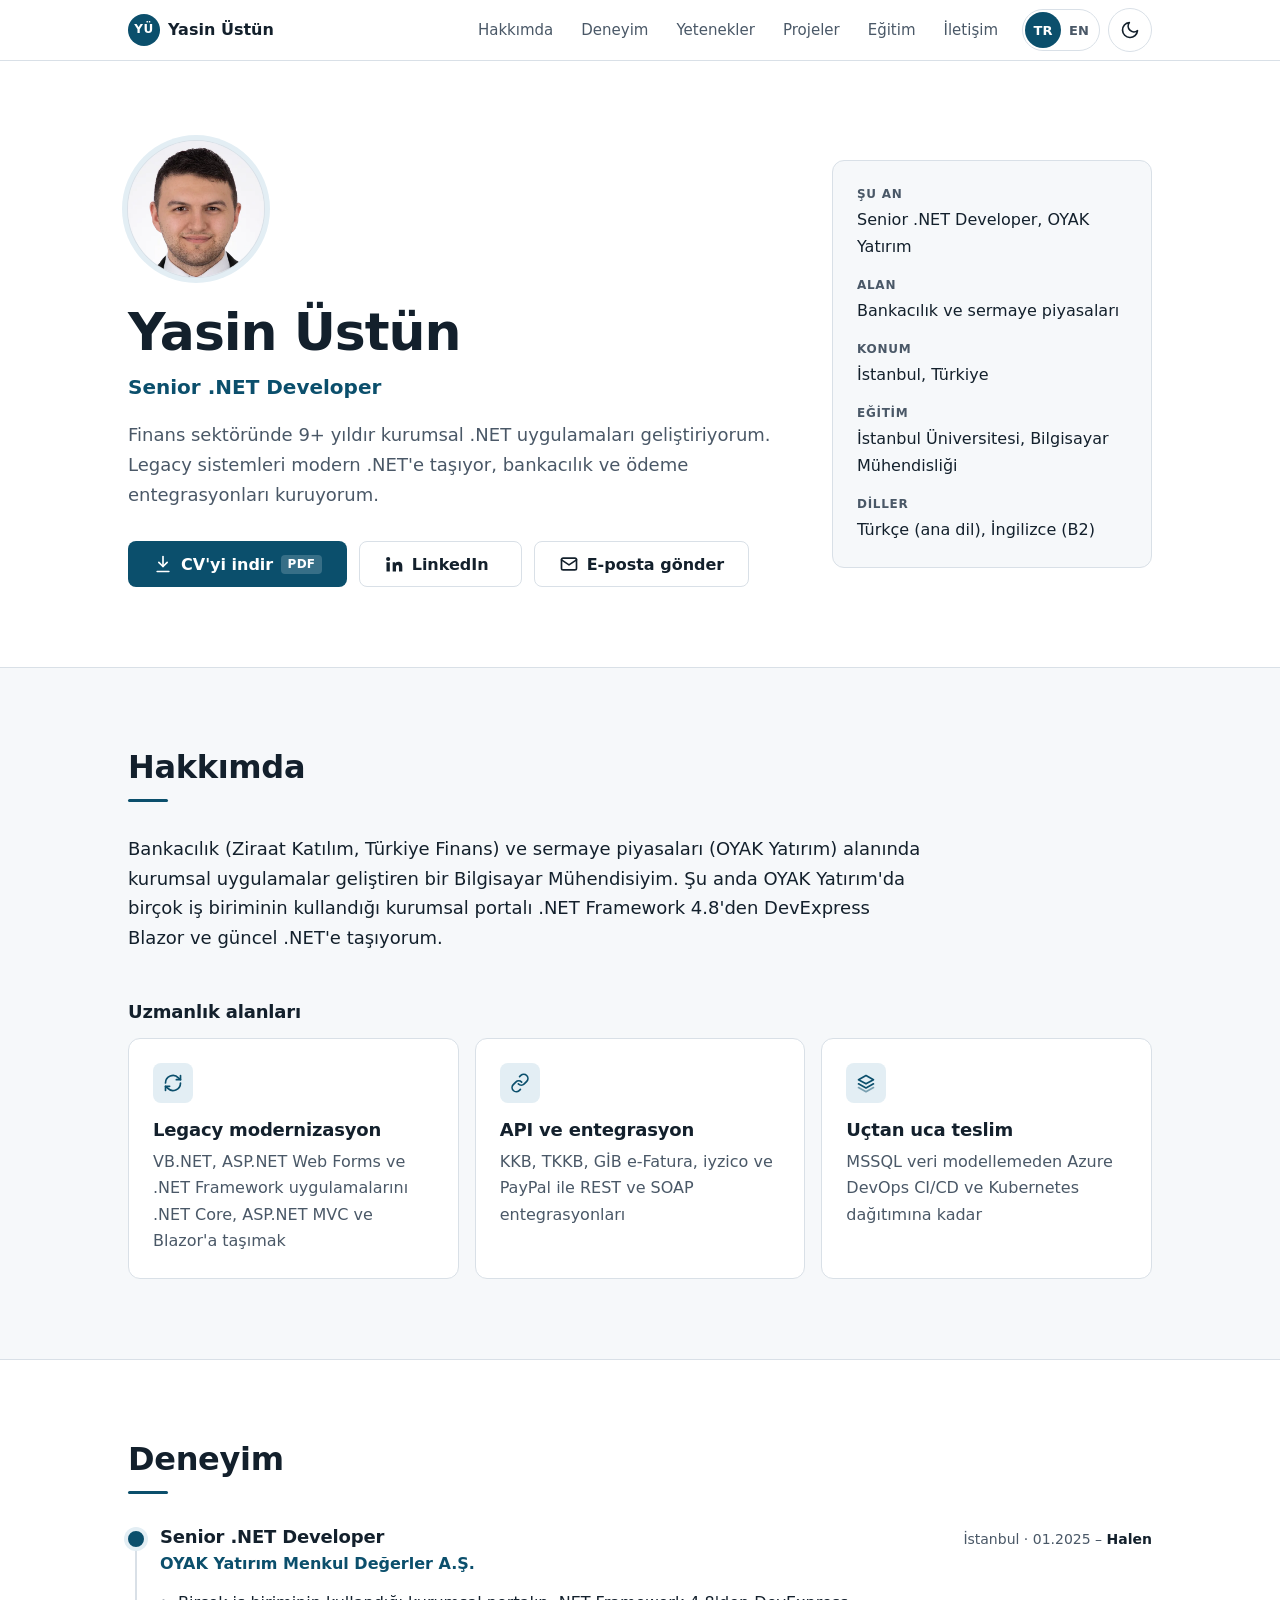
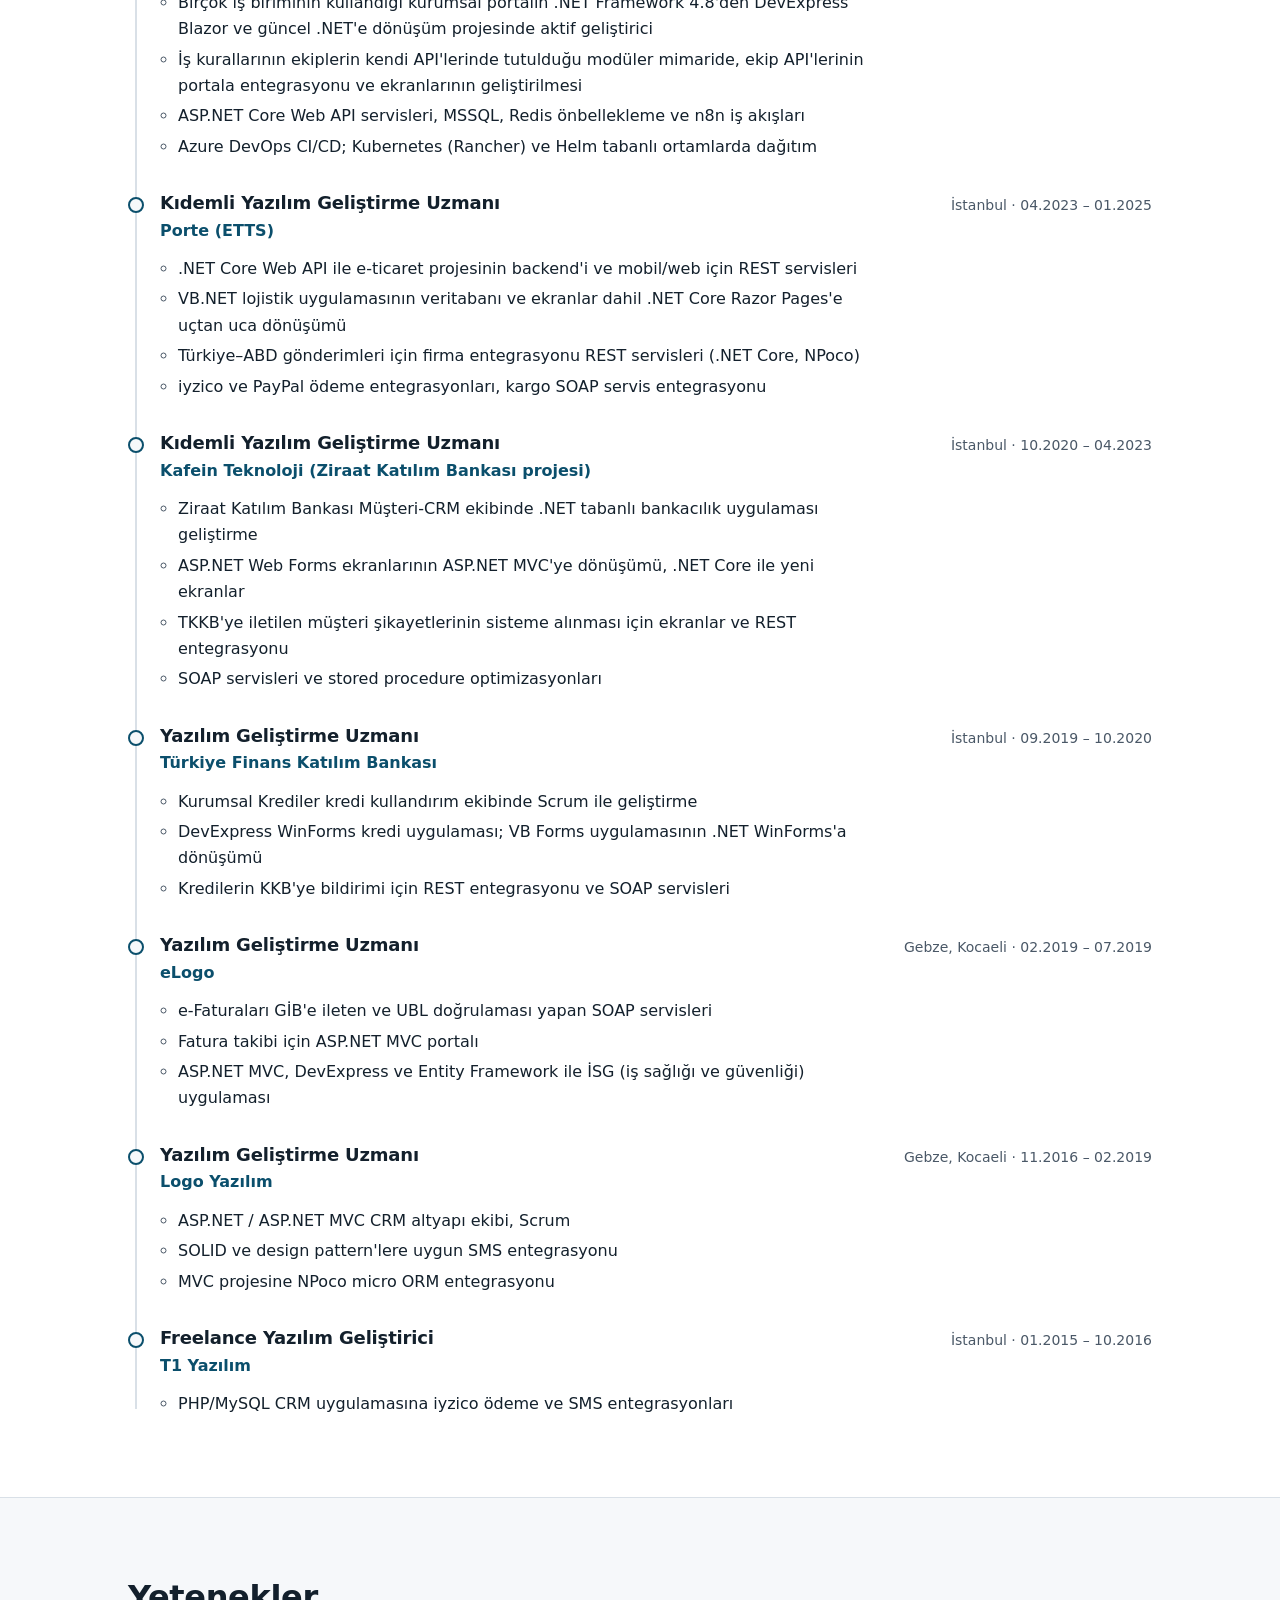
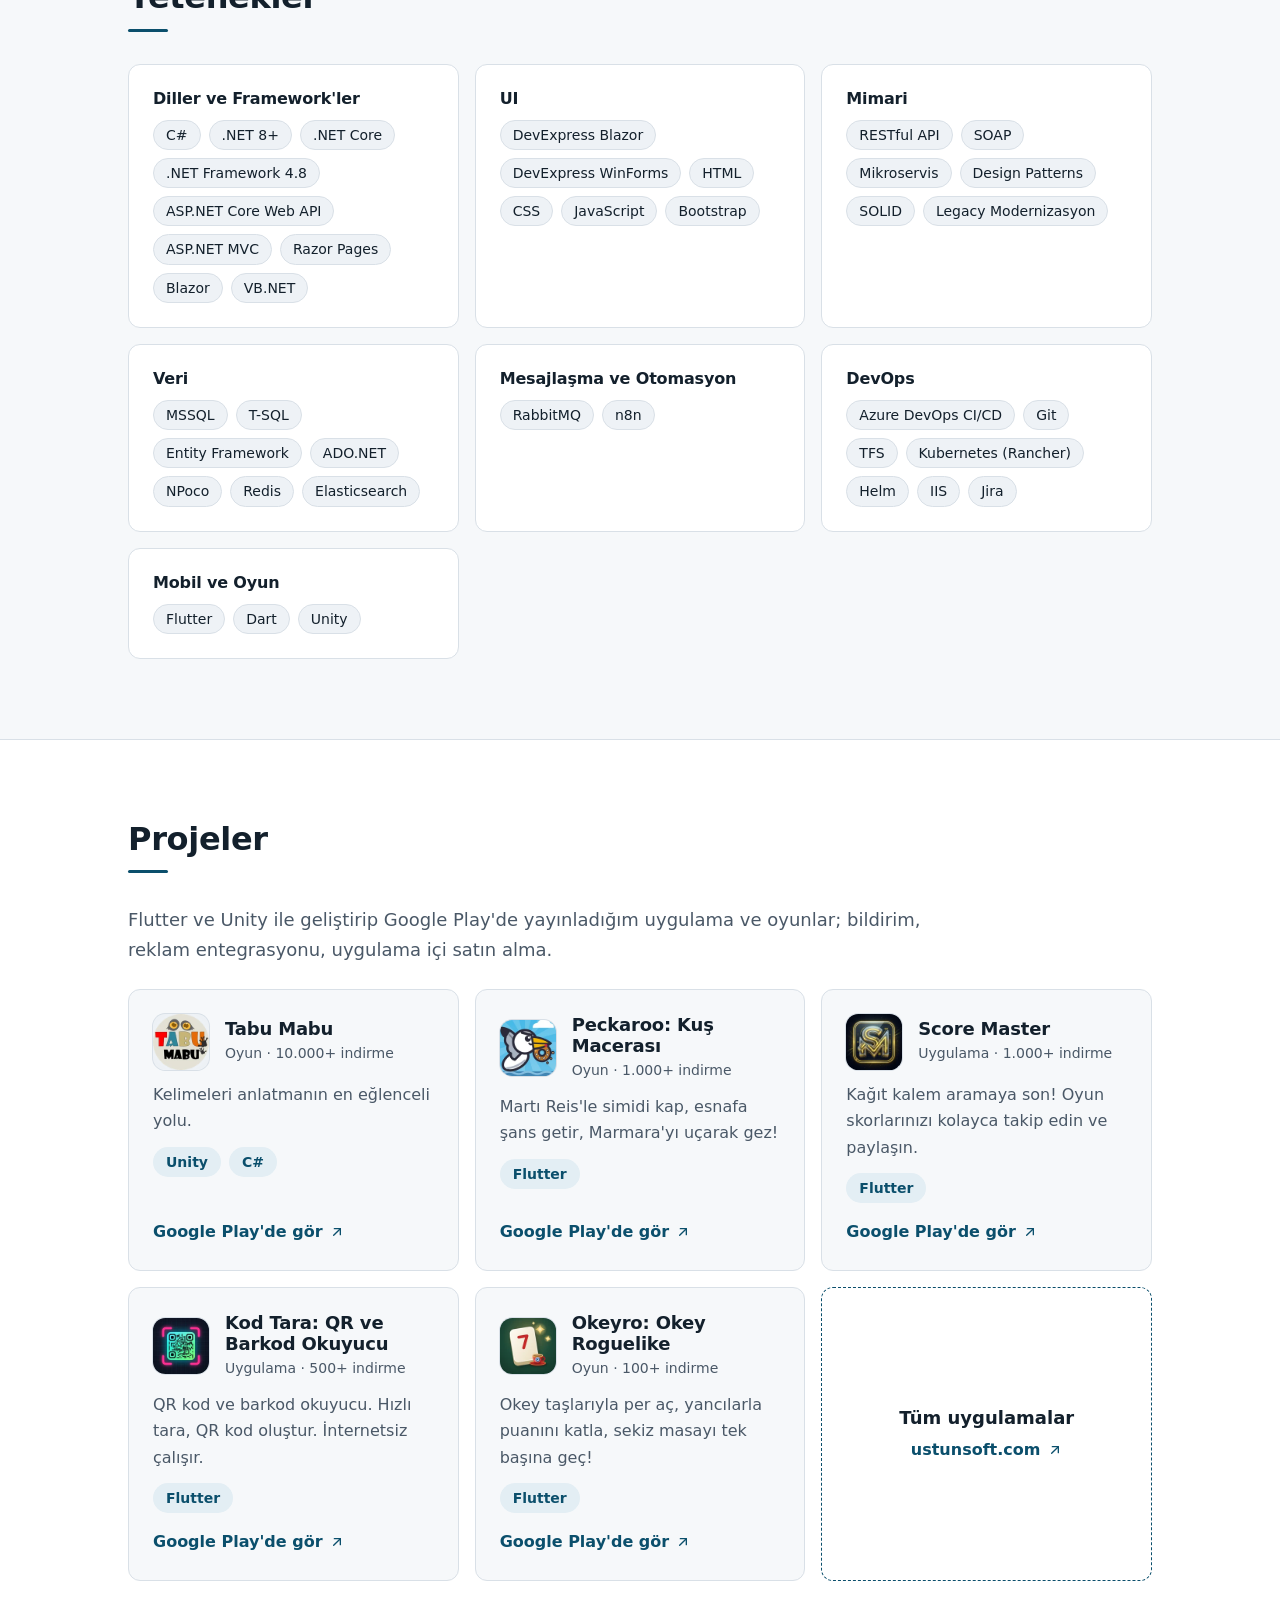
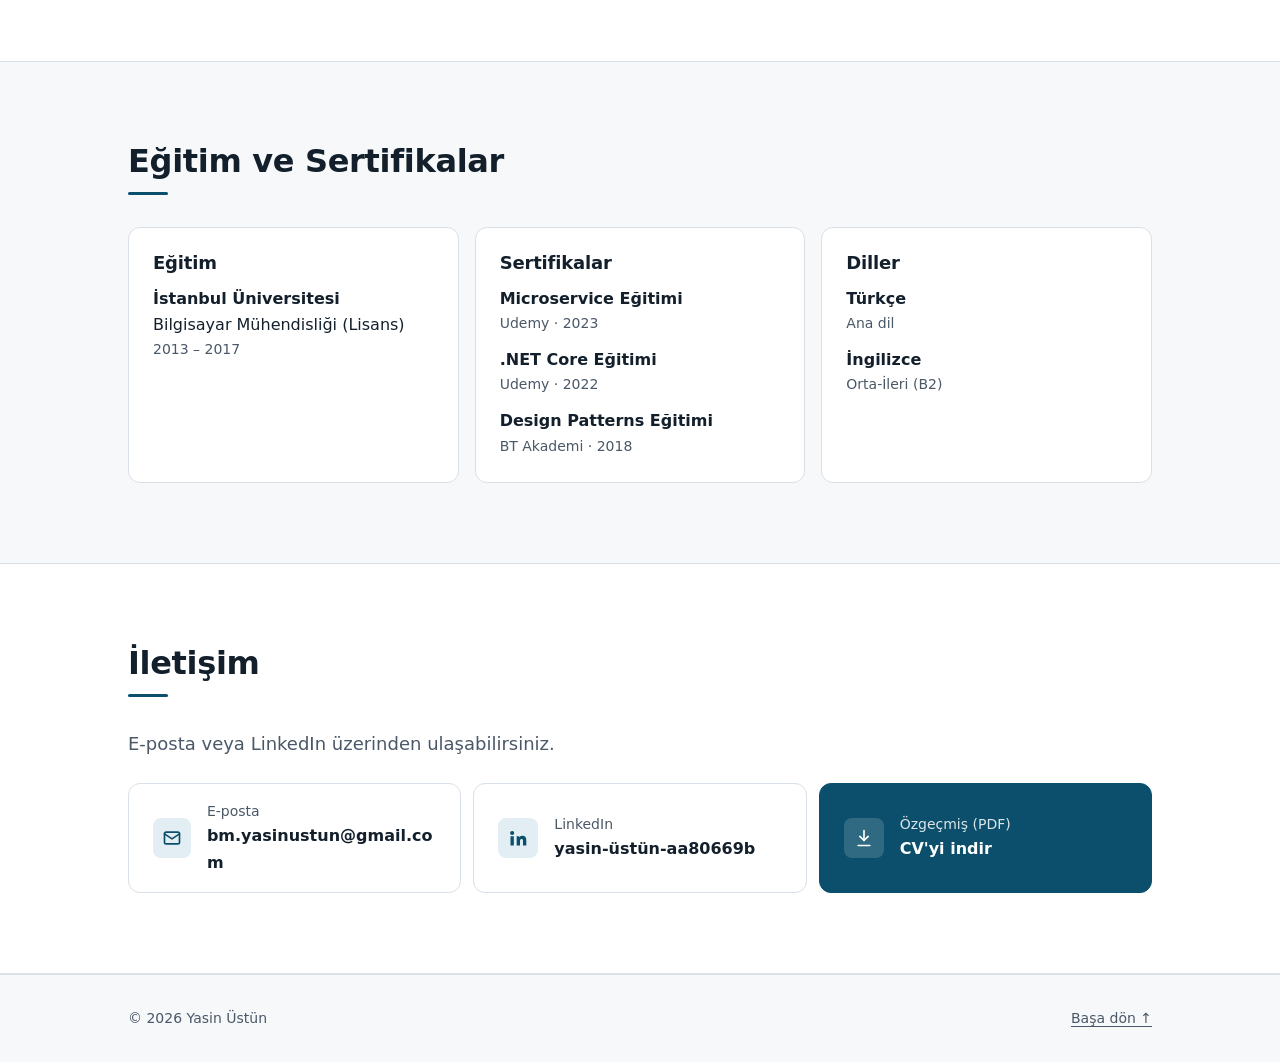
<file: index.html>
<!DOCTYPE html>
<html lang="tr" class="no-js">
<head>
  <meta charset="utf-8">
  <meta name="viewport" content="width=device-width, initial-scale=1">
  <title>Yasin Üstün — Senior .NET Developer</title>
  <meta name="description" content="Finans sektöründe 9+ yıldır kurumsal .NET uygulamaları geliştiren Senior .NET Developer. Legacy modernizasyon, bankacılık ve ödeme entegrasyonları.">
  <meta name="author" content="Yasin Üstün">
  <link rel="canonical" href="https://yasinustun.ustunsoft.com/">
  <link rel="alternate" hreflang="tr" href="https://yasinustun.ustunsoft.com/">
  <link rel="alternate" hreflang="en" href="https://yasinustun.ustunsoft.com/en/">
  <link rel="alternate" hreflang="x-default" href="https://yasinustun.ustunsoft.com/">

  <meta name="theme-color" content="#ffffff" media="(prefers-color-scheme: light)">
  <meta name="theme-color" content="#13202d" media="(prefers-color-scheme: dark)">
  <link rel="icon" href="favicon.svg" type="image/svg+xml">
  <link rel="apple-touch-icon" href="apple-touch-icon.png">

  <meta property="og:type" content="profile">
  <meta property="og:site_name" content="Yasin Üstün">
  <meta property="og:locale" content="tr_TR">
  <meta property="og:locale:alternate" content="en_US">
  <meta property="og:url" content="https://yasinustun.ustunsoft.com/">
  <meta property="og:title" content="Yasin Üstün — Senior .NET Developer">
  <meta property="og:description" content="Finans sektöründe 9+ yıldır kurumsal .NET uygulamaları geliştiriyorum. Legacy sistemleri modern .NET'e taşıyor, bankacılık ve ödeme entegrasyonları kuruyorum.">
  <meta property="og:image" content="https://yasinustun.ustunsoft.com/assets/img/og-image.png">
  <meta property="og:image:width" content="1200">
  <meta property="og:image:height" content="630">
  <meta property="og:image:alt" content="Yasin Üstün — Senior .NET Developer">
  <meta property="profile:first_name" content="Yasin">
  <meta property="profile:last_name" content="Üstün">
  <meta name="twitter:card" content="summary_large_image">
  <meta name="twitter:title" content="Yasin Üstün — Senior .NET Developer">
  <meta name="twitter:description" content="Finans sektöründe 9+ yıldır kurumsal .NET uygulamaları geliştiriyorum. Legacy sistemleri modern .NET'e taşıyor, bankacılık ve ödeme entegrasyonları kuruyorum.">
  <meta name="twitter:image" content="https://yasinustun.ustunsoft.com/assets/img/og-image.png">
  <meta name="twitter:image:alt" content="Yasin Üstün — Senior .NET Developer">

  <script type="application/ld+json">
  {
    "@context": "https://schema.org",
    "@type": "Person",
    "name": "Yasin Üstün",
    "jobTitle": "Senior .NET Developer",
    "email": "mailto:bm.yasinustun@gmail.com",
    "url": "https://yasinustun.ustunsoft.com/",
    "image": "https://yasinustun.ustunsoft.com/assets/img/profile.jpg",
    "sameAs": ["https://www.linkedin.com/in/yasin-%C3%BCst%C3%BCn-aa80669b/"],
    "address": { "@type": "PostalAddress", "addressLocality": "İstanbul", "addressCountry": "TR" },
    "worksFor": { "@type": "Organization", "name": "OYAK Yatırım Menkul Değerler A.Ş." },
    "alumniOf": { "@type": "CollegeOrUniversity", "name": "İstanbul Üniversitesi" },
    "knowsLanguage": ["tr", "en"],
    "knowsAbout": ["C#", ".NET", "ASP.NET Core", "Blazor", "MSSQL", "Legacy modernizasyon", "REST", "SOAP", "Azure DevOps", "Kubernetes"]
  }
  </script>

  <script>(function(d){d.className=d.className.replace("no-js","js");try{var t=localStorage.getItem("theme");if(t==="light"||t==="dark")d.setAttribute("data-theme",t)}catch(e){}})(document.documentElement);</script>
  <link rel="stylesheet" href="css/style.css">
  <script src="js/main.js" defer></script>
</head>
<body>
  <a class="skip-link" href="#main">İçeriğe geç</a>

  <header class="site-header">
    <div class="container header-inner">
      <a class="brand" href="#top">
        <span class="brand-mark" aria-hidden="true">YÜ</span>
        <span class="brand-name">Yasin Üstün</span>
      </a>

      <nav class="site-nav" id="site-nav" aria-label="Ana menü">
        <ul>
          <li><a href="#hakkimda">Hakkımda</a></li>
          <li><a href="#deneyim">Deneyim</a></li>
          <li><a href="#yetenekler">Yetenekler</a></li>
          <li><a href="#projeler">Projeler</a></li>
          <li><a href="#egitim">Eğitim</a></li>
          <li><a href="#iletisim">İletişim</a></li>
        </ul>
      </nav>

      <div class="header-actions">
        <div class="lang-switch">
          <span class="is-current" title="Türkçe">TR</span>
          <a href="en/" hreflang="en" lang="en" aria-label="EN – English version" title="English">EN</a>
        </div>
        <button class="icon-btn theme-toggle" type="button" aria-label="Koyu temaya geç" data-label-dark="Koyu temaya geç" data-label-light="Açık temaya geç">
          <svg class="icon-moon" width="20" height="20" viewBox="0 0 24 24" fill="none" stroke="currentColor" stroke-width="2" stroke-linecap="round" stroke-linejoin="round" aria-hidden="true" focusable="false"><path d="M21 12.8A9 9 0 1 1 11.2 3a7 7 0 0 0 9.8 9.8Z"/></svg>
          <svg class="icon-sun" width="20" height="20" viewBox="0 0 24 24" fill="none" stroke="currentColor" stroke-width="2" stroke-linecap="round" stroke-linejoin="round" aria-hidden="true" focusable="false"><circle cx="12" cy="12" r="4"/><path d="M12 2v2M12 20v2M4.93 4.93l1.41 1.41M17.66 17.66l1.41 1.41M2 12h2M20 12h2M4.93 19.07l1.41-1.41M17.66 6.34l1.41-1.41"/></svg>
        </button>
        <button class="icon-btn menu-toggle" type="button" aria-expanded="false" aria-controls="site-nav" aria-label="Menüyü aç" data-label-open="Menüyü aç" data-label-close="Menüyü kapat">
          <svg width="20" height="20" viewBox="0 0 24 24" fill="none" stroke="currentColor" stroke-width="2" stroke-linecap="round" aria-hidden="true" focusable="false"><path d="M4 7h16M4 12h16M4 17h16"/></svg>
        </button>
      </div>
    </div>
  </header>

  <main id="main">
    <!-- 1. Hero -->
    <section class="hero" id="top" aria-labelledby="hero-title">
      <div class="container hero-grid">
        <div class="hero-text">
          <picture class="avatar">
            <source srcset="assets/img/profile.webp" type="image/webp">
            <img src="assets/img/profile.jpg" width="480" height="480" alt="Yasin Üstün'ün portre fotoğrafı" fetchpriority="high">
          </picture>
          <h1 id="hero-title">Yasin Üstün</h1>
          <p class="hero-role">Senior .NET Developer</p>
          <p class="hero-lead">Finans sektöründe 9+ yıldır kurumsal .NET uygulamaları geliştiriyorum. Legacy sistemleri modern .NET'e taşıyor, bankacılık ve ödeme entegrasyonları kuruyorum.</p>

          <div class="hero-actions">
            <a class="btn btn-primary" href="assets/cv/Yasin_Ustun_CV_TR.pdf" download="Yasin_Ustun_CV_TR.pdf">
              <svg width="20" height="20" viewBox="0 0 24 24" fill="none" stroke="currentColor" stroke-width="2" stroke-linecap="round" stroke-linejoin="round" aria-hidden="true" focusable="false"><path d="M12 3v12"/><path d="m7 10 5 5 5-5"/><path d="M5 21h14"/></svg>
              CV'yi indir <span class="btn-meta">PDF</span>
            </a>
            <a class="btn btn-secondary" href="https://www.linkedin.com/in/yasin-%C3%BCst%C3%BCn-aa80669b/" target="_blank" rel="noopener">
              <svg width="20" height="20" viewBox="0 0 24 24" fill="currentColor" aria-hidden="true" focusable="false"><path d="M4.98 3.5a2.5 2.5 0 1 1 0 5 2.5 2.5 0 0 1 0-5ZM3 9.75h4V21H3V9.75Zm6.5 0h3.83v1.54h.06c.53-1 1.84-2.06 3.79-2.06 4.05 0 4.8 2.67 4.8 6.13V21h-4v-4.98c0-1.19-.02-2.72-1.66-2.72-1.66 0-1.91 1.3-1.91 2.64V21h-4V9.75Z"/></svg>
              LinkedIn<span class="sr-only"> (yeni sekmede açılır)</span>
            </a>
            <a class="btn btn-secondary" href="mailto:bm.yasinustun@gmail.com">
              <svg width="20" height="20" viewBox="0 0 24 24" fill="none" stroke="currentColor" stroke-width="2" stroke-linecap="round" stroke-linejoin="round" aria-hidden="true" focusable="false"><rect x="3" y="5" width="18" height="14" rx="2"/><path d="m3 7 9 6 9-6"/></svg>
              E-posta gönder
            </a>
          </div>
        </div>

        <aside class="hero-card" aria-label="Kısa bilgiler">
          <dl class="facts">
            <div>
              <dt>Şu an</dt>
              <dd>Senior .NET Developer, OYAK Yatırım</dd>
            </div>
            <div>
              <dt>Alan</dt>
              <dd>Bankacılık ve sermaye piyasaları</dd>
            </div>
            <div>
              <dt>Konum</dt>
              <dd>İstanbul, Türkiye</dd>
            </div>
            <div>
              <dt>Eğitim</dt>
              <dd>İstanbul Üniversitesi, Bilgisayar Mühendisliği</dd>
            </div>
            <div>
              <dt>Diller</dt>
              <dd>Türkçe (ana dil), İngilizce (B2)</dd>
            </div>
          </dl>
        </aside>
      </div>
    </section>

    <!-- 2. Hakkımda -->
    <section class="section" id="hakkimda" aria-labelledby="hakkimda-baslik">
      <div class="container">
        <h2 class="section-title" id="hakkimda-baslik">Hakkımda</h2>
        <p class="prose">Bankacılık (Ziraat Katılım, Türkiye Finans) ve sermaye piyasaları (OYAK Yatırım) alanında kurumsal uygulamalar geliştiren bir Bilgisayar Mühendisiyim. Şu anda OYAK Yatırım'da birçok iş biriminin kullandığı kurumsal portalı .NET Framework 4.8'den DevExpress Blazor ve güncel .NET'e taşıyorum.</p>

        <h3 class="sub-title">Uzmanlık alanları</h3>
        <ul class="cards cards-3">
          <li class="card">
            <span class="card-icon" aria-hidden="true"><svg width="20" height="20" viewBox="0 0 24 24" fill="none" stroke="currentColor" stroke-width="2" stroke-linecap="round" stroke-linejoin="round" focusable="false"><path d="M3 12a9 9 0 0 1 15.5-6.2L21 8"/><path d="M21 3v5h-5"/><path d="M21 12a9 9 0 0 1-15.5 6.2L3 16"/><path d="M3 21v-5h5"/></svg></span>
            <h4>Legacy modernizasyon</h4>
            <p>VB.NET, ASP.NET Web Forms ve .NET Framework uygulamalarını .NET Core, ASP.NET MVC ve Blazor'a taşımak</p>
          </li>
          <li class="card">
            <span class="card-icon" aria-hidden="true"><svg width="20" height="20" viewBox="0 0 24 24" fill="none" stroke="currentColor" stroke-width="2" stroke-linecap="round" stroke-linejoin="round" focusable="false"><path d="M10 13a5 5 0 0 0 7.07 0l3-3a5 5 0 0 0-7.07-7.07l-1.5 1.5"/><path d="M14 11a5 5 0 0 0-7.07 0l-3 3a5 5 0 0 0 7.07 7.07l1.5-1.5"/></svg></span>
            <h4>API ve entegrasyon</h4>
            <p>KKB, TKKB, GİB e-Fatura, iyzico ve PayPal ile REST ve SOAP entegrasyonları</p>
          </li>
          <li class="card">
            <span class="card-icon" aria-hidden="true"><svg width="20" height="20" viewBox="0 0 24 24" fill="none" stroke="currentColor" stroke-width="2" stroke-linecap="round" stroke-linejoin="round" focusable="false"><path d="m12 3 9 5-9 5-9-5 9-5Z"/><path d="m3 13 9 5 9-5"/><path d="m3 17.5 9 5 9-5" opacity=".5"/></svg></span>
            <h4>Uçtan uca teslim</h4>
            <p>MSSQL veri modellemeden Azure DevOps CI/CD ve Kubernetes dağıtımına kadar</p>
          </li>
        </ul>
      </div>
    </section>

    <!-- 3. Deneyim -->
    <section class="section section--alt" id="deneyim" aria-labelledby="deneyim-baslik">
      <div class="container">
        <h2 class="section-title" id="deneyim-baslik">Deneyim</h2>
        <ol class="timeline">
          <li class="timeline-item is-current">
            <article>
              <div class="job-head">
                <h3 class="job-title">Senior .NET Developer</h3>
                <p class="job-company">OYAK Yatırım Menkul Değerler A.Ş.</p>
                <p class="job-meta">İstanbul · <time datetime="2025-01">01.2025</time> – <span class="job-now">Halen</span></p>
              </div>
              <ul class="job-points">
                <li>Birçok iş biriminin kullandığı kurumsal portalın .NET Framework 4.8'den DevExpress Blazor ve güncel .NET'e dönüşüm projesinde aktif geliştirici</li>
                <li>İş kurallarının ekiplerin kendi API'lerinde tutulduğu modüler mimaride, ekip API'lerinin portala entegrasyonu ve ekranlarının geliştirilmesi</li>
                <li>ASP.NET Core Web API servisleri, MSSQL, Redis önbellekleme ve n8n iş akışları</li>
                <li>Azure DevOps CI/CD; Kubernetes (Rancher) ve Helm tabanlı ortamlarda dağıtım</li>
              </ul>
            </article>
          </li>
          <li class="timeline-item">
            <article>
              <div class="job-head">
                <h3 class="job-title">Kıdemli Yazılım Geliştirme Uzmanı</h3>
                <p class="job-company">Porte (ETTS)</p>
                <p class="job-meta">İstanbul · <time datetime="2023-04">04.2023</time> – <time datetime="2025-01">01.2025</time></p>
              </div>
              <ul class="job-points">
                <li>.NET Core Web API ile e-ticaret projesinin backend'i ve mobil/web için REST servisleri</li>
                <li>VB.NET lojistik uygulamasının veritabanı ve ekranlar dahil .NET Core Razor Pages'e uçtan uca dönüşümü</li>
                <li>Türkiye–ABD gönderimleri için firma entegrasyonu REST servisleri (.NET Core, NPoco)</li>
                <li>iyzico ve PayPal ödeme entegrasyonları, kargo SOAP servis entegrasyonu</li>
              </ul>
            </article>
          </li>
          <li class="timeline-item">
            <article>
              <div class="job-head">
                <h3 class="job-title">Kıdemli Yazılım Geliştirme Uzmanı</h3>
                <p class="job-company">Kafein Teknoloji (Ziraat Katılım Bankası projesi)</p>
                <p class="job-meta">İstanbul · <time datetime="2020-10">10.2020</time> – <time datetime="2023-04">04.2023</time></p>
              </div>
              <ul class="job-points">
                <li>Ziraat Katılım Bankası Müşteri-CRM ekibinde .NET tabanlı bankacılık uygulaması geliştirme</li>
                <li>ASP.NET Web Forms ekranlarının ASP.NET MVC'ye dönüşümü, .NET Core ile yeni ekranlar</li>
                <li>TKKB'ye iletilen müşteri şikayetlerinin sisteme alınması için ekranlar ve REST entegrasyonu</li>
                <li>SOAP servisleri ve stored procedure optimizasyonları</li>
              </ul>
            </article>
          </li>
          <li class="timeline-item">
            <article>
              <div class="job-head">
                <h3 class="job-title">Yazılım Geliştirme Uzmanı</h3>
                <p class="job-company">Türkiye Finans Katılım Bankası</p>
                <p class="job-meta">İstanbul · <time datetime="2019-09">09.2019</time> – <time datetime="2020-10">10.2020</time></p>
              </div>
              <ul class="job-points">
                <li>Kurumsal Krediler kredi kullandırım ekibinde Scrum ile geliştirme</li>
                <li>DevExpress WinForms kredi uygulaması; VB Forms uygulamasının .NET WinForms'a dönüşümü</li>
                <li>Kredilerin KKB'ye bildirimi için REST entegrasyonu ve SOAP servisleri</li>
              </ul>
            </article>
          </li>
          <li class="timeline-item">
            <article>
              <div class="job-head">
                <h3 class="job-title">Yazılım Geliştirme Uzmanı</h3>
                <p class="job-company">eLogo</p>
                <p class="job-meta">Gebze, Kocaeli · <time datetime="2019-02">02.2019</time> – <time datetime="2019-07">07.2019</time></p>
              </div>
              <ul class="job-points">
                <li>e-Faturaları GİB'e ileten ve UBL doğrulaması yapan SOAP servisleri</li>
                <li>Fatura takibi için ASP.NET MVC portalı</li>
                <li>ASP.NET MVC, DevExpress ve Entity Framework ile İSG (iş sağlığı ve güvenliği) uygulaması</li>
              </ul>
            </article>
          </li>
          <li class="timeline-item">
            <article>
              <div class="job-head">
                <h3 class="job-title">Yazılım Geliştirme Uzmanı</h3>
                <p class="job-company">Logo Yazılım</p>
                <p class="job-meta">Gebze, Kocaeli · <time datetime="2016-11">11.2016</time> – <time datetime="2019-02">02.2019</time></p>
              </div>
              <ul class="job-points">
                <li>ASP.NET / ASP.NET MVC CRM altyapı ekibi, Scrum</li>
                <li>SOLID ve design pattern'lere uygun SMS entegrasyonu</li>
                <li>MVC projesine NPoco micro ORM entegrasyonu</li>
              </ul>
            </article>
          </li>
          <li class="timeline-item">
            <article>
              <div class="job-head">
                <h3 class="job-title">Freelance Yazılım Geliştirici</h3>
                <p class="job-company">T1 Yazılım</p>
                <p class="job-meta">İstanbul · <time datetime="2015-01">01.2015</time> – <time datetime="2016-10">10.2016</time></p>
              </div>
              <ul class="job-points">
                <li>PHP/MySQL CRM uygulamasına iyzico ödeme ve SMS entegrasyonları</li>
              </ul>
            </article>
          </li>
        </ol>
      </div>
    </section>

    <!-- 4. Yetenekler -->
    <section class="section" id="yetenekler" aria-labelledby="yetenekler-baslik">
      <div class="container">
        <h2 class="section-title" id="yetenekler-baslik">Yetenekler</h2>
        <div class="skills-grid">
          <div class="card skill-group">
            <h3>Diller ve Framework'ler</h3>
            <ul class="chips">
              <li>C#</li><li>.NET 8+</li><li>.NET Core</li><li>.NET Framework 4.8</li><li>ASP.NET Core Web API</li><li>ASP.NET MVC</li><li>Razor Pages</li><li>Blazor</li><li>VB.NET</li>
            </ul>
          </div>
          <div class="card skill-group">
            <h3>UI</h3>
            <ul class="chips">
              <li>DevExpress Blazor</li><li>DevExpress WinForms</li><li>HTML</li><li>CSS</li><li>JavaScript</li><li>Bootstrap</li>
            </ul>
          </div>
          <div class="card skill-group">
            <h3>Mimari</h3>
            <ul class="chips">
              <li>RESTful API</li><li>SOAP</li><li>Mikroservis</li><li>Design Patterns</li><li>SOLID</li><li>Legacy Modernizasyon</li>
            </ul>
          </div>
          <div class="card skill-group">
            <h3>Veri</h3>
            <ul class="chips">
              <li>MSSQL</li><li>T-SQL</li><li>Entity Framework</li><li>ADO.NET</li><li>NPoco</li><li>Redis</li><li>Elasticsearch</li>
            </ul>
          </div>
          <div class="card skill-group">
            <h3>Mesajlaşma ve Otomasyon</h3>
            <ul class="chips">
              <li>RabbitMQ</li><li>n8n</li>
            </ul>
          </div>
          <div class="card skill-group">
            <h3>DevOps</h3>
            <ul class="chips">
              <li>Azure DevOps CI/CD</li><li>Git</li><li>TFS</li><li>Kubernetes (Rancher)</li><li>Helm</li><li>IIS</li><li>Jira</li>
            </ul>
          </div>
          <div class="card skill-group">
            <h3>Mobil ve Oyun</h3>
            <ul class="chips">
              <li>Flutter</li><li>Dart</li><li>Unity</li>
            </ul>
          </div>
        </div>
      </div>
    </section>

    <!-- 5. Projeler -->
    <section class="section section--alt" id="projeler" aria-labelledby="projeler-baslik">
      <div class="container">
        <h2 class="section-title" id="projeler-baslik">Projeler</h2>
        <p class="section-lead">Flutter ve Unity ile geliştirip Google Play'de yayınladığım uygulama ve oyunlar; bildirim, reklam entegrasyonu, uygulama içi satın alma.</p>
        <ul class="cards cards-2 cards-3">
          <li class="card app-card">
            <div class="app-head">
              <img class="app-icon" src="assets/img/apps/tabu-mabu.webp" width="144" height="144" alt="" loading="lazy" decoding="async">
              <div>
                <h3>Tabu Mabu</h3>
                <p class="app-meta">Oyun · 10.000+ indirme</p>
              </div>
            </div>
            <p>Kelimeleri anlatmanın en eğlenceli yolu.</p>
            <ul class="chips chips-accent"><li>Unity</li><li>C#</li></ul>
            <a class="app-link" href="https://play.google.com/store/apps/details?id=com.ustunsoft.tabumabu" target="_blank" rel="noopener">Google Play'de gör<span class="sr-only">: Tabu Mabu (yeni sekmede açılır)</span><svg width="16" height="16" viewBox="0 0 24 24" fill="none" stroke="currentColor" stroke-width="2" stroke-linecap="round" stroke-linejoin="round" aria-hidden="true" focusable="false"><path d="M7 17 17 7"/><path d="M8 7h9v9"/></svg></a>
          </li>
          <li class="card app-card">
            <div class="app-head">
              <img class="app-icon" src="assets/img/apps/peckaroo.webp" width="144" height="144" alt="" loading="lazy" decoding="async">
              <div>
                <h3>Peckaroo: Kuş Macerası</h3>
                <p class="app-meta">Oyun · 1.000+ indirme</p>
              </div>
            </div>
            <p>Martı Reis'le simidi kap, esnafa şans getir, Marmara'yı uçarak gez!</p>
            <ul class="chips chips-accent"><li>Flutter</li></ul>
            <a class="app-link" href="https://play.google.com/store/apps/details?id=com.ustunsoft.peckaroo" target="_blank" rel="noopener">Google Play'de gör<span class="sr-only">: Peckaroo (yeni sekmede açılır)</span><svg width="16" height="16" viewBox="0 0 24 24" fill="none" stroke="currentColor" stroke-width="2" stroke-linecap="round" stroke-linejoin="round" aria-hidden="true" focusable="false"><path d="M7 17 17 7"/><path d="M8 7h9v9"/></svg></a>
          </li>
          <li class="card app-card">
            <div class="app-head">
              <img class="app-icon" src="assets/img/apps/score-master.webp" width="144" height="144" alt="" loading="lazy" decoding="async">
              <div>
                <h3>Score Master</h3>
                <p class="app-meta">Uygulama · 1.000+ indirme</p>
              </div>
            </div>
            <p>Kağıt kalem aramaya son! Oyun skorlarınızı kolayca takip edin ve paylaşın.</p>
            <ul class="chips chips-accent"><li>Flutter</li></ul>
            <a class="app-link" href="https://play.google.com/store/apps/details?id=com.ustunsoft.scoremaster" target="_blank" rel="noopener">Google Play'de gör<span class="sr-only">: Score Master (yeni sekmede açılır)</span><svg width="16" height="16" viewBox="0 0 24 24" fill="none" stroke="currentColor" stroke-width="2" stroke-linecap="round" stroke-linejoin="round" aria-hidden="true" focusable="false"><path d="M7 17 17 7"/><path d="M8 7h9v9"/></svg></a>
          </li>
          <li class="card app-card">
            <div class="app-head">
              <img class="app-icon" src="assets/img/apps/scancode.webp" width="144" height="144" alt="" loading="lazy" decoding="async">
              <div>
                <h3>Kod Tara: QR ve Barkod Okuyucu</h3>
                <p class="app-meta">Uygulama · 500+ indirme</p>
              </div>
            </div>
            <p>QR kod ve barkod okuyucu. Hızlı tara, QR kod oluştur. İnternetsiz çalışır.</p>
            <ul class="chips chips-accent"><li>Flutter</li></ul>
            <a class="app-link" href="https://play.google.com/store/apps/details?id=com.ustunsoft.scancode" target="_blank" rel="noopener">Google Play'de gör<span class="sr-only">: Kod Tara (yeni sekmede açılır)</span><svg width="16" height="16" viewBox="0 0 24 24" fill="none" stroke="currentColor" stroke-width="2" stroke-linecap="round" stroke-linejoin="round" aria-hidden="true" focusable="false"><path d="M7 17 17 7"/><path d="M8 7h9v9"/></svg></a>
          </li>
          <li class="card app-card">
            <div class="app-head">
              <img class="app-icon" src="assets/img/apps/okeyro.webp" width="144" height="144" alt="" loading="lazy" decoding="async">
              <div>
                <h3>Okeyro: Okey Roguelike</h3>
                <p class="app-meta">Oyun · 100+ indirme</p>
              </div>
            </div>
            <p>Okey taşlarıyla per aç, yancılarla puanını katla, sekiz masayı tek başına geç!</p>
            <ul class="chips chips-accent"><li>Flutter</li></ul>
            <a class="app-link" href="https://play.google.com/store/apps/details?id=com.ustunsoft.okeyro" target="_blank" rel="noopener">Google Play'de gör<span class="sr-only">: Okeyro (yeni sekmede açılır)</span><svg width="16" height="16" viewBox="0 0 24 24" fill="none" stroke="currentColor" stroke-width="2" stroke-linecap="round" stroke-linejoin="round" aria-hidden="true" focusable="false"><path d="M7 17 17 7"/><path d="M8 7h9v9"/></svg></a>
          </li>
          <li class="card app-card app-card--more">
            <a class="app-more-link" href="https://ustunsoft.com/tr/apps/" target="_blank" rel="noopener">
              <span class="app-more-title">Tüm uygulamalar</span>
              <span class="app-more-sub">ustunsoft.com <svg width="16" height="16" viewBox="0 0 24 24" fill="none" stroke="currentColor" stroke-width="2" stroke-linecap="round" stroke-linejoin="round" aria-hidden="true" focusable="false"><path d="M7 17 17 7"/><path d="M8 7h9v9"/></svg></span>
              <span class="sr-only"> (yeni sekmede açılır)</span>
            </a>
          </li>
        </ul>
      </div>
    </section>

    <!-- 6. Eğitim ve Sertifikalar -->
    <section class="section" id="egitim" aria-labelledby="egitim-baslik">
      <div class="container">
        <h2 class="section-title" id="egitim-baslik">Eğitim ve Sertifikalar</h2>
        <div class="cards cards-3">
          <div class="card">
            <h3>Eğitim</h3>
            <ul class="edu-list">
              <li><strong>İstanbul Üniversitesi</strong>Bilgisayar Mühendisliği (Lisans)<span>2013 – 2017</span></li>
            </ul>
          </div>
          <div class="card">
            <h3>Sertifikalar</h3>
            <ul class="edu-list">
              <li><strong>Microservice Eğitimi</strong><span>Udemy · 2023</span></li>
              <li><strong>.NET Core Eğitimi</strong><span>Udemy · 2022</span></li>
              <li><strong>Design Patterns Eğitimi</strong><span>BT Akademi · 2018</span></li>
            </ul>
          </div>
          <div class="card">
            <h3>Diller</h3>
            <ul class="edu-list">
              <li><strong>Türkçe</strong><span>Ana dil</span></li>
              <li><strong>İngilizce</strong><span>Orta-İleri (B2)</span></li>
            </ul>
          </div>
        </div>
      </div>
    </section>

    <!-- 7. İletişim -->
    <section class="section section--alt" id="iletisim" aria-labelledby="iletisim-baslik">
      <div class="container">
        <h2 class="section-title" id="iletisim-baslik">İletişim</h2>
        <p class="contact-lead">E-posta veya LinkedIn üzerinden ulaşabilirsiniz.</p>
        <ul class="contact-list">
          <li>
            <a class="contact-link" href="mailto:bm.yasinustun@gmail.com">
              <span class="card-icon" aria-hidden="true"><svg width="20" height="20" viewBox="0 0 24 24" fill="none" stroke="currentColor" stroke-width="2" stroke-linecap="round" stroke-linejoin="round" focusable="false"><rect x="3" y="5" width="18" height="14" rx="2"/><path d="m3 7 9 6 9-6"/></svg></span>
              <span class="contact-text"><span class="contact-label">E-posta</span><span class="contact-value">bm.yasinustun@gmail.com</span></span>
            </a>
          </li>
          <li>
            <a class="contact-link" href="https://www.linkedin.com/in/yasin-%C3%BCst%C3%BCn-aa80669b/" target="_blank" rel="noopener">
              <span class="card-icon" aria-hidden="true"><svg width="20" height="20" viewBox="0 0 24 24" fill="currentColor" focusable="false"><path d="M4.98 3.5a2.5 2.5 0 1 1 0 5 2.5 2.5 0 0 1 0-5ZM3 9.75h4V21H3V9.75Zm6.5 0h3.83v1.54h.06c.53-1 1.84-2.06 3.79-2.06 4.05 0 4.8 2.67 4.8 6.13V21h-4v-4.98c0-1.19-.02-2.72-1.66-2.72-1.66 0-1.91 1.3-1.91 2.64V21h-4V9.75Z"/></svg></span>
              <span class="contact-text"><span class="contact-label">LinkedIn</span><span class="contact-value">yasin-üstün-aa80669b</span></span>
              <span class="sr-only"> (yeni sekmede açılır)</span>
            </a>
          </li>
          <li>
            <a class="contact-link contact-link--primary" href="assets/cv/Yasin_Ustun_CV_TR.pdf" download="Yasin_Ustun_CV_TR.pdf">
              <span class="card-icon" aria-hidden="true"><svg width="20" height="20" viewBox="0 0 24 24" fill="none" stroke="currentColor" stroke-width="2" stroke-linecap="round" stroke-linejoin="round" focusable="false"><path d="M12 3v12"/><path d="m7 10 5 5 5-5"/><path d="M5 21h14"/></svg></span>
              <span class="contact-text"><span class="contact-label">Özgeçmiş (PDF)</span><span class="contact-value">CV'yi indir</span></span>
            </a>
          </li>
        </ul>
      </div>
    </section>
  </main>

  <footer class="site-footer">
    <div class="container footer-inner">
      <p>© <span data-year>2026</span> Yasin Üstün</p>
      <p><a href="#top">Başa dön ↑</a></p>
    </div>
  </footer>
</body>
</html>
</file>
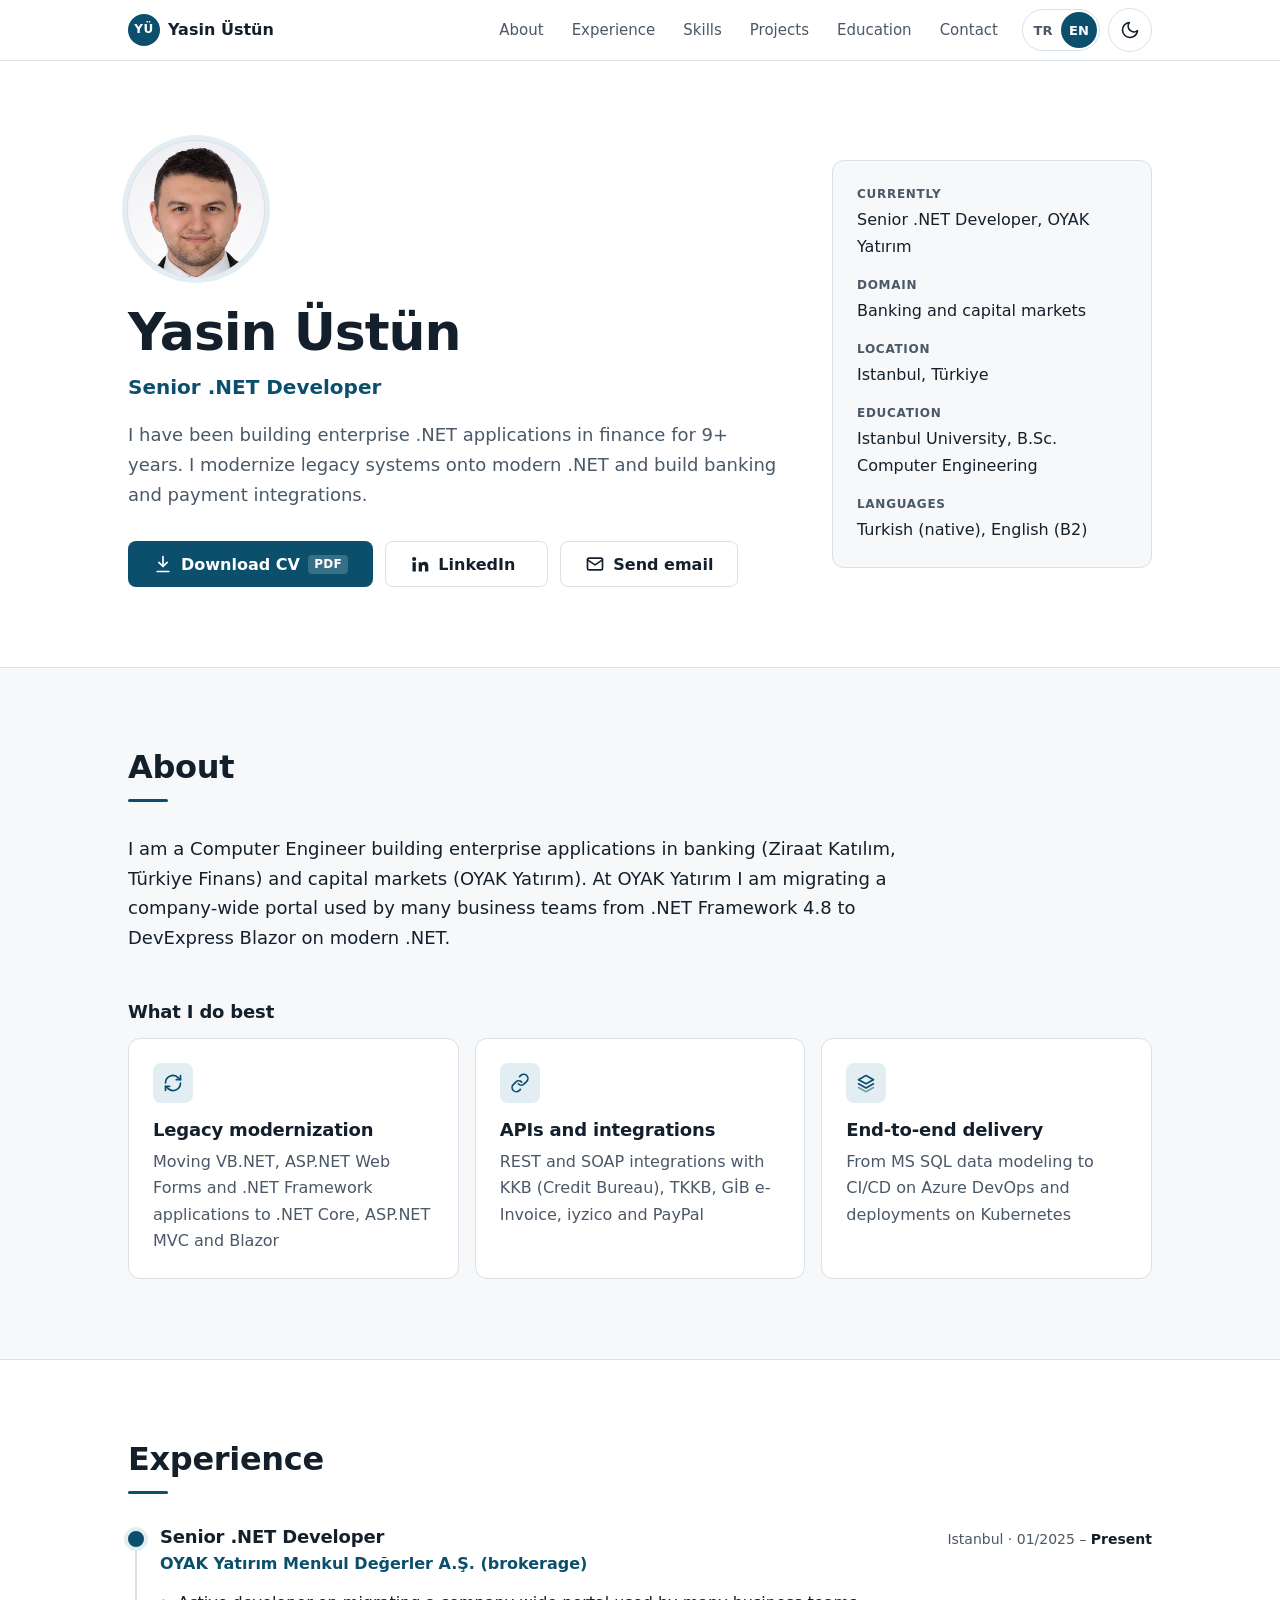
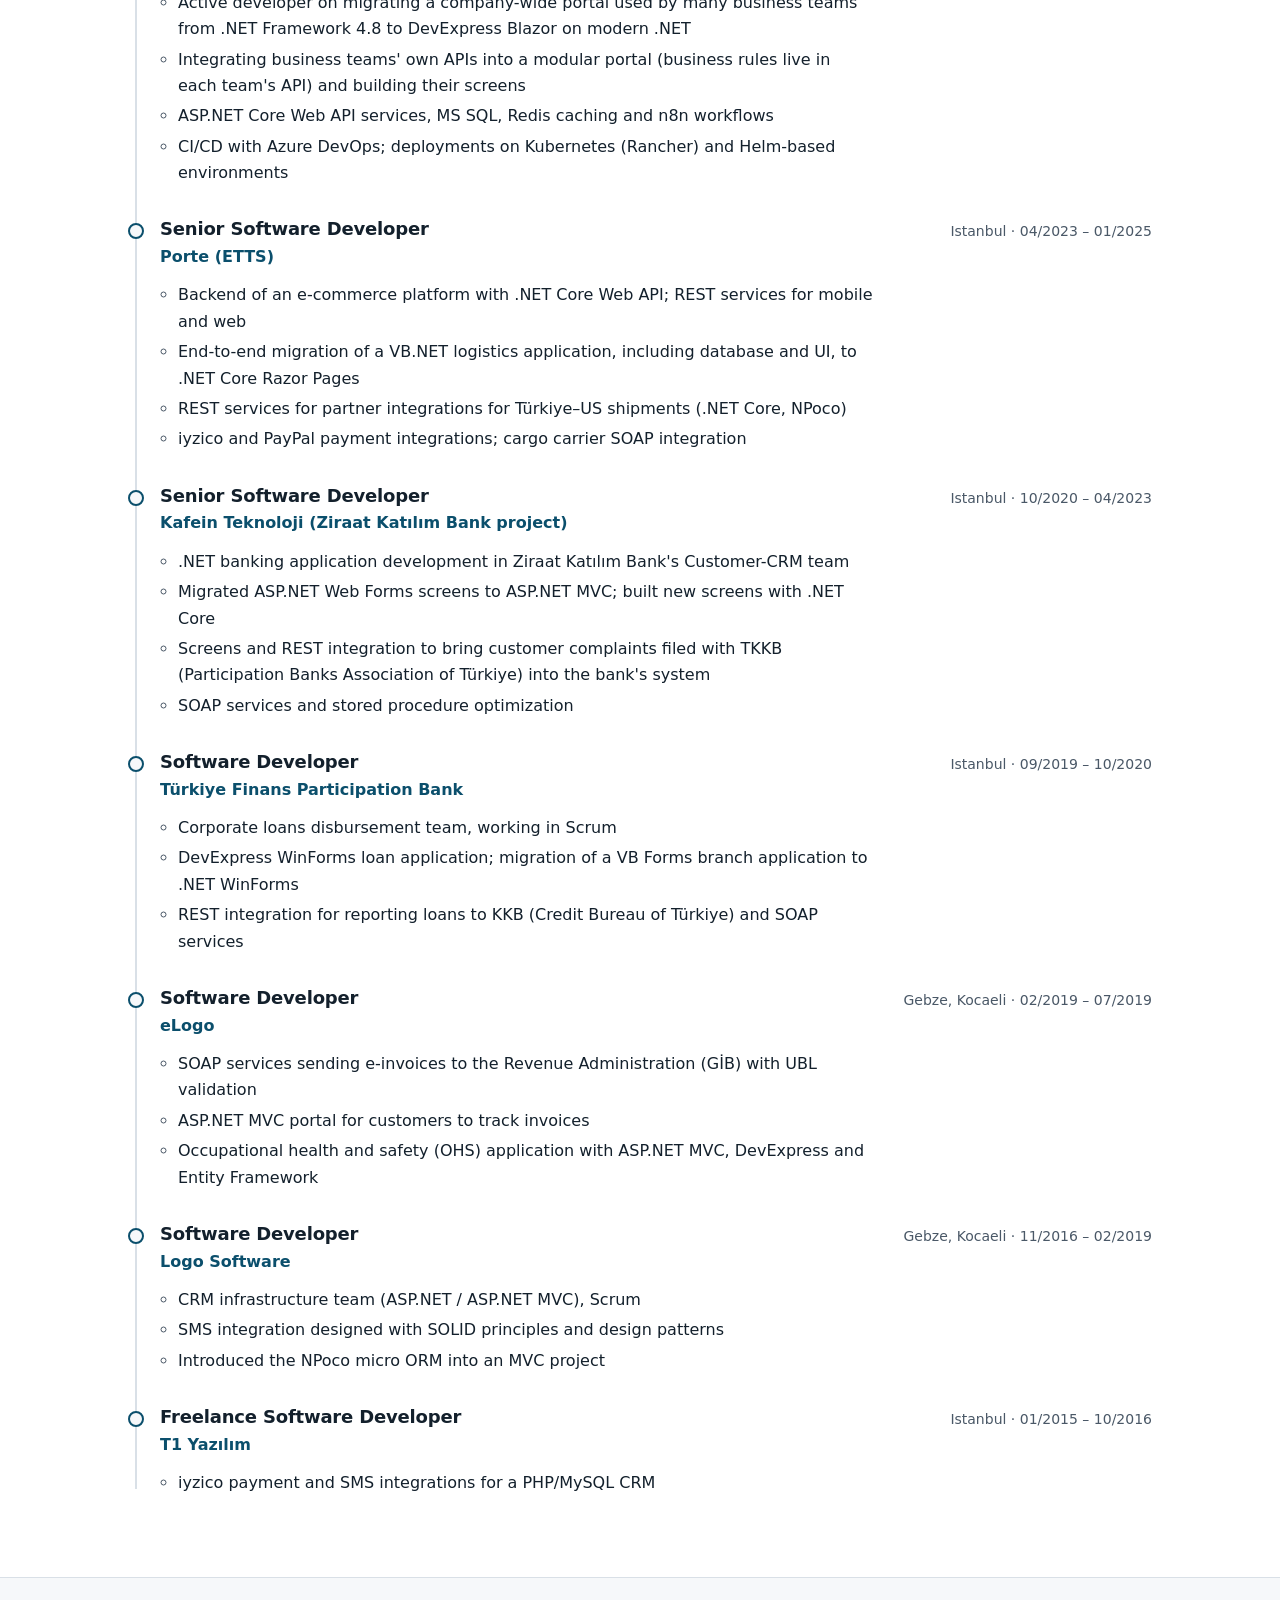
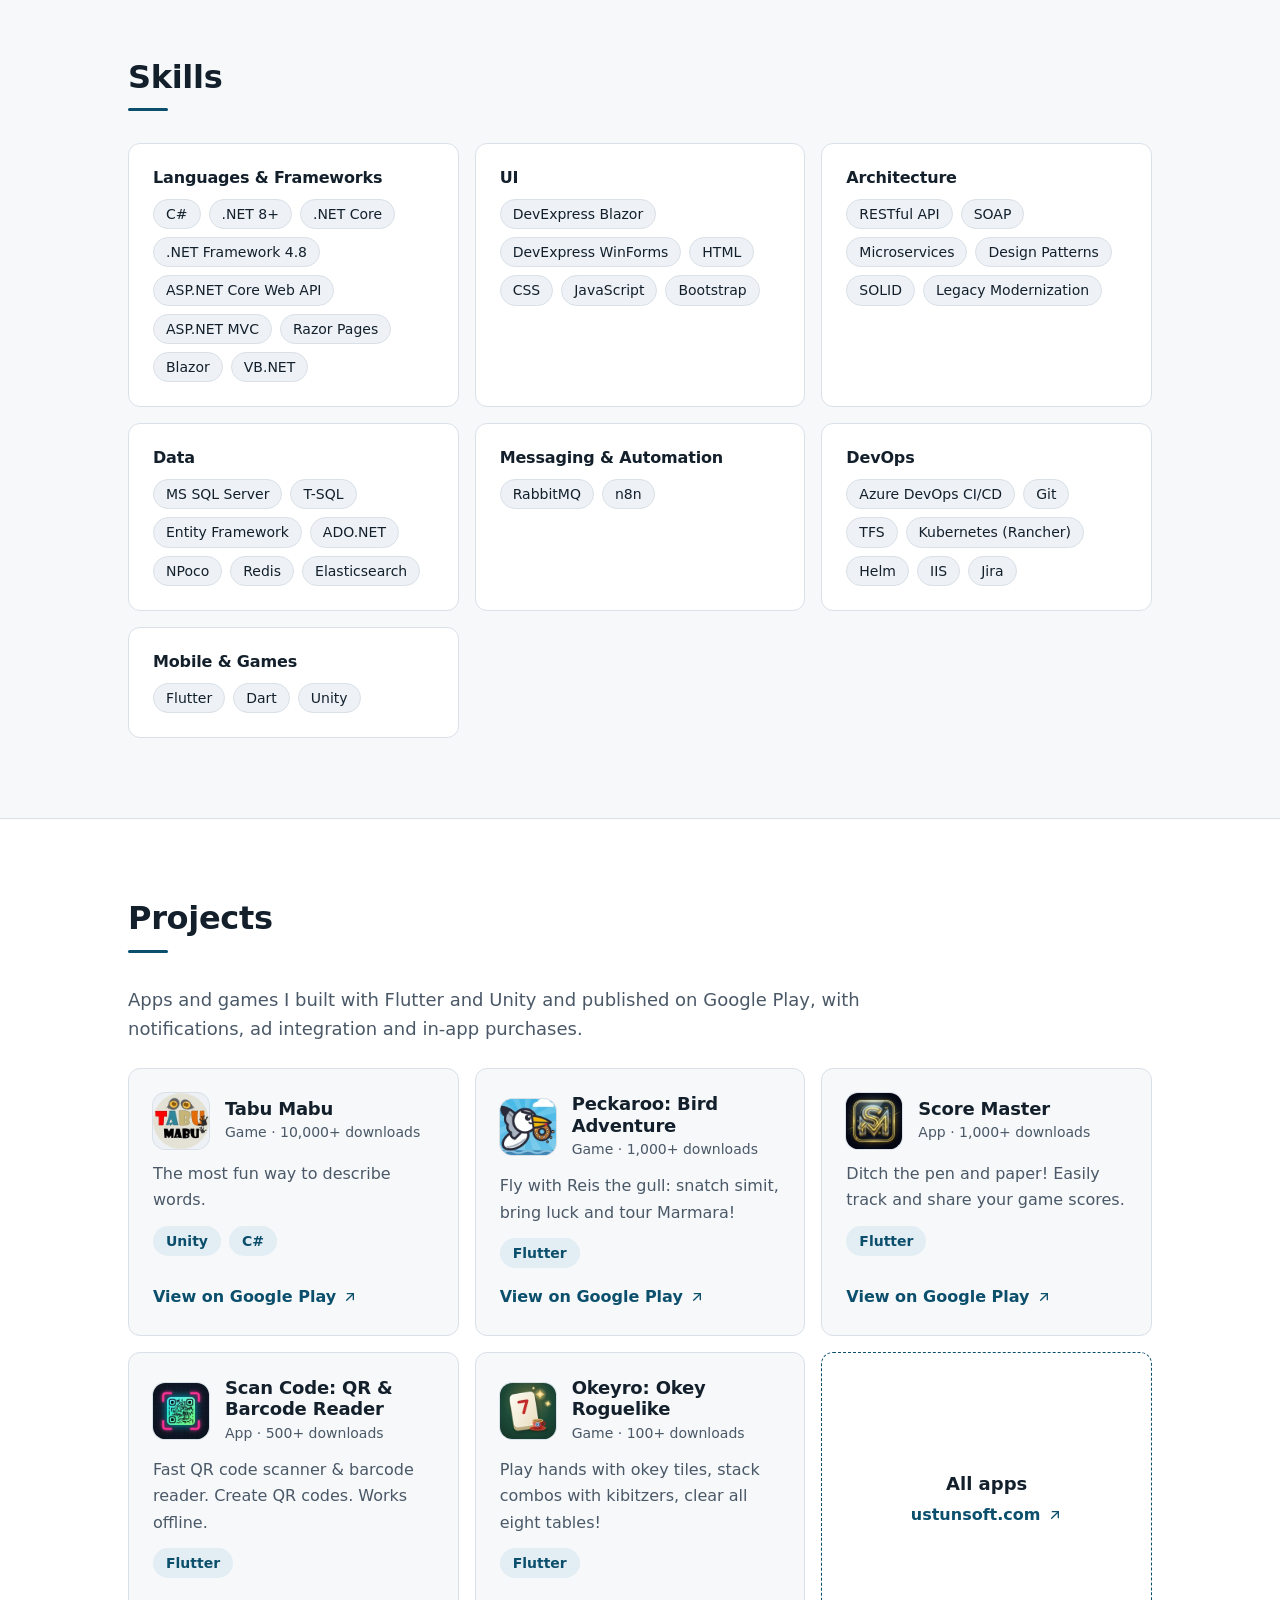
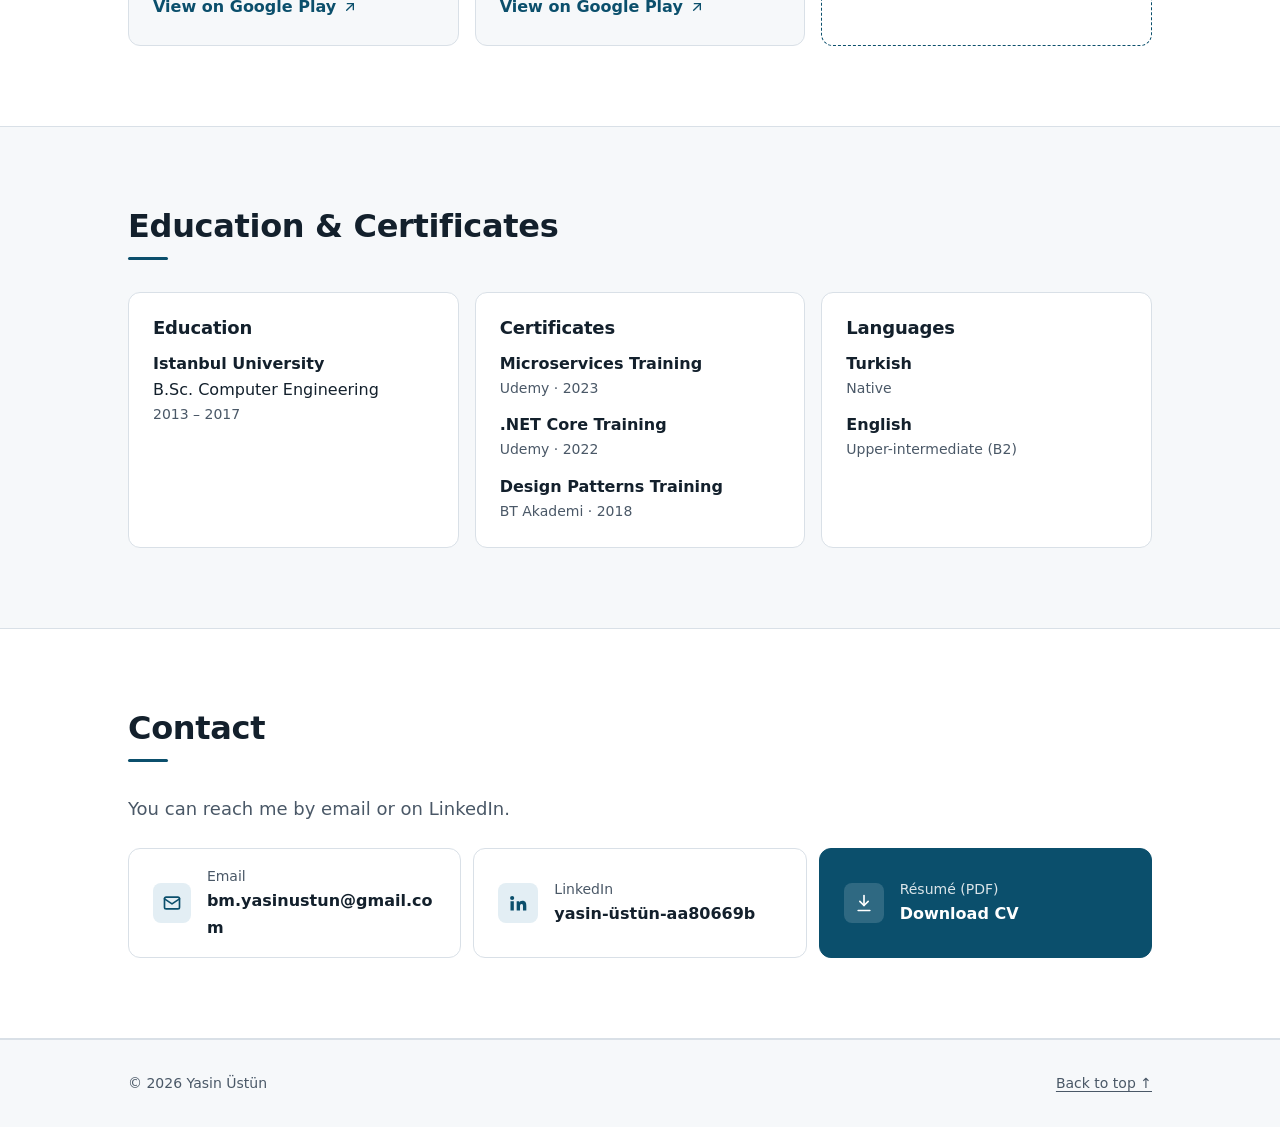
<file: en/index.html>
<!DOCTYPE html>
<html lang="en" class="no-js">
<head>
  <meta charset="utf-8">
  <meta name="viewport" content="width=device-width, initial-scale=1">
  <title>Yasin Üstün — Senior .NET Developer</title>
  <meta name="description" content="Senior .NET Developer building enterprise .NET applications in finance for 9+ years. Legacy modernization, banking and payment integrations.">
  <meta name="author" content="Yasin Üstün">
  <link rel="canonical" href="https://yasinustun.ustunsoft.com/en/">
  <link rel="alternate" hreflang="tr" href="https://yasinustun.ustunsoft.com/">
  <link rel="alternate" hreflang="en" href="https://yasinustun.ustunsoft.com/en/">
  <link rel="alternate" hreflang="x-default" href="https://yasinustun.ustunsoft.com/">

  <meta name="theme-color" content="#ffffff" media="(prefers-color-scheme: light)">
  <meta name="theme-color" content="#13202d" media="(prefers-color-scheme: dark)">
  <link rel="icon" href="../favicon.svg" type="image/svg+xml">
  <link rel="apple-touch-icon" href="../apple-touch-icon.png">

  <meta property="og:type" content="profile">
  <meta property="og:site_name" content="Yasin Üstün">
  <meta property="og:locale" content="en_US">
  <meta property="og:locale:alternate" content="tr_TR">
  <meta property="og:url" content="https://yasinustun.ustunsoft.com/en/">
  <meta property="og:title" content="Yasin Üstün — Senior .NET Developer">
  <meta property="og:description" content="I have been building enterprise .NET applications in finance for 9+ years. I modernize legacy systems onto modern .NET and build banking and payment integrations.">
  <meta property="og:image" content="https://yasinustun.ustunsoft.com/assets/img/og-image.png">
  <meta property="og:image:width" content="1200">
  <meta property="og:image:height" content="630">
  <meta property="og:image:alt" content="Yasin Üstün — Senior .NET Developer">
  <meta property="profile:first_name" content="Yasin">
  <meta property="profile:last_name" content="Üstün">
  <meta name="twitter:card" content="summary_large_image">
  <meta name="twitter:title" content="Yasin Üstün — Senior .NET Developer">
  <meta name="twitter:description" content="I have been building enterprise .NET applications in finance for 9+ years. I modernize legacy systems onto modern .NET and build banking and payment integrations.">
  <meta name="twitter:image" content="https://yasinustun.ustunsoft.com/assets/img/og-image.png">
  <meta name="twitter:image:alt" content="Yasin Üstün — Senior .NET Developer">

  <script type="application/ld+json">
  {
    "@context": "https://schema.org",
    "@type": "Person",
    "name": "Yasin Üstün",
    "jobTitle": "Senior .NET Developer",
    "email": "mailto:bm.yasinustun@gmail.com",
    "url": "https://yasinustun.ustunsoft.com/en/",
    "image": "https://yasinustun.ustunsoft.com/assets/img/profile.jpg",
    "sameAs": ["https://www.linkedin.com/in/yasin-%C3%BCst%C3%BCn-aa80669b/"],
    "address": { "@type": "PostalAddress", "addressLocality": "Istanbul", "addressCountry": "TR" },
    "worksFor": { "@type": "Organization", "name": "OYAK Yatırım Menkul Değerler A.Ş." },
    "alumniOf": { "@type": "CollegeOrUniversity", "name": "Istanbul University" },
    "knowsLanguage": ["tr", "en"],
    "knowsAbout": ["C#", ".NET", "ASP.NET Core", "Blazor", "MS SQL Server", "Legacy modernization", "REST", "SOAP", "Azure DevOps", "Kubernetes"]
  }
  </script>

  <script>(function(d){d.className=d.className.replace("no-js","js");try{var t=localStorage.getItem("theme");if(t==="light"||t==="dark")d.setAttribute("data-theme",t)}catch(e){}})(document.documentElement);</script>
  <link rel="stylesheet" href="../css/style.css">
  <script src="../js/main.js" defer></script>
</head>
<body>
  <a class="skip-link" href="#main">Skip to content</a>

  <header class="site-header">
    <div class="container header-inner">
      <a class="brand" href="#top">
        <span class="brand-mark" aria-hidden="true">YÜ</span>
        <span class="brand-name">Yasin Üstün</span>
      </a>

      <nav class="site-nav" id="site-nav" aria-label="Main menu">
        <ul>
          <li><a href="#about">About</a></li>
          <li><a href="#experience">Experience</a></li>
          <li><a href="#skills">Skills</a></li>
          <li><a href="#projects">Projects</a></li>
          <li><a href="#education">Education</a></li>
          <li><a href="#contact">Contact</a></li>
        </ul>
      </nav>

      <div class="header-actions">
        <div class="lang-switch">
          <a href="../" hreflang="tr" lang="tr" aria-label="TR – Türkçe sürüm" title="Türkçe">TR</a>
          <span class="is-current" title="English">EN</span>
        </div>
        <button class="icon-btn theme-toggle" type="button" aria-label="Switch to dark theme" data-label-dark="Switch to dark theme" data-label-light="Switch to light theme">
          <svg class="icon-moon" width="20" height="20" viewBox="0 0 24 24" fill="none" stroke="currentColor" stroke-width="2" stroke-linecap="round" stroke-linejoin="round" aria-hidden="true" focusable="false"><path d="M21 12.8A9 9 0 1 1 11.2 3a7 7 0 0 0 9.8 9.8Z"/></svg>
          <svg class="icon-sun" width="20" height="20" viewBox="0 0 24 24" fill="none" stroke="currentColor" stroke-width="2" stroke-linecap="round" stroke-linejoin="round" aria-hidden="true" focusable="false"><circle cx="12" cy="12" r="4"/><path d="M12 2v2M12 20v2M4.93 4.93l1.41 1.41M17.66 17.66l1.41 1.41M2 12h2M20 12h2M4.93 19.07l1.41-1.41M17.66 6.34l1.41-1.41"/></svg>
        </button>
        <button class="icon-btn menu-toggle" type="button" aria-expanded="false" aria-controls="site-nav" aria-label="Open menu" data-label-open="Open menu" data-label-close="Close menu">
          <svg width="20" height="20" viewBox="0 0 24 24" fill="none" stroke="currentColor" stroke-width="2" stroke-linecap="round" aria-hidden="true" focusable="false"><path d="M4 7h16M4 12h16M4 17h16"/></svg>
        </button>
      </div>
    </div>
  </header>

  <main id="main">
    <!-- 1. Hero -->
    <section class="hero" id="top" aria-labelledby="hero-title">
      <div class="container hero-grid">
        <div class="hero-text">
          <picture class="avatar">
            <source srcset="../assets/img/profile.webp" type="image/webp">
            <img src="../assets/img/profile.jpg" width="480" height="480" alt="Portrait of Yasin Üstün" fetchpriority="high">
          </picture>
          <h1 id="hero-title">Yasin Üstün</h1>
          <p class="hero-role">Senior .NET Developer</p>
          <p class="hero-lead">I have been building enterprise .NET applications in finance for 9+ years. I modernize legacy systems onto modern .NET and build banking and payment integrations.</p>

          <div class="hero-actions">
            <a class="btn btn-primary" href="../assets/cv/Yasin_Ustun_CV_EN.pdf" download="Yasin_Ustun_CV_EN.pdf">
              <svg width="20" height="20" viewBox="0 0 24 24" fill="none" stroke="currentColor" stroke-width="2" stroke-linecap="round" stroke-linejoin="round" aria-hidden="true" focusable="false"><path d="M12 3v12"/><path d="m7 10 5 5 5-5"/><path d="M5 21h14"/></svg>
              Download CV <span class="btn-meta">PDF</span>
            </a>
            <a class="btn btn-secondary" href="https://www.linkedin.com/in/yasin-%C3%BCst%C3%BCn-aa80669b/" target="_blank" rel="noopener">
              <svg width="20" height="20" viewBox="0 0 24 24" fill="currentColor" aria-hidden="true" focusable="false"><path d="M4.98 3.5a2.5 2.5 0 1 1 0 5 2.5 2.5 0 0 1 0-5ZM3 9.75h4V21H3V9.75Zm6.5 0h3.83v1.54h.06c.53-1 1.84-2.06 3.79-2.06 4.05 0 4.8 2.67 4.8 6.13V21h-4v-4.98c0-1.19-.02-2.72-1.66-2.72-1.66 0-1.91 1.3-1.91 2.64V21h-4V9.75Z"/></svg>
              LinkedIn<span class="sr-only"> (opens in a new tab)</span>
            </a>
            <a class="btn btn-secondary" href="mailto:bm.yasinustun@gmail.com">
              <svg width="20" height="20" viewBox="0 0 24 24" fill="none" stroke="currentColor" stroke-width="2" stroke-linecap="round" stroke-linejoin="round" aria-hidden="true" focusable="false"><rect x="3" y="5" width="18" height="14" rx="2"/><path d="m3 7 9 6 9-6"/></svg>
              Send email
            </a>
          </div>
        </div>

        <aside class="hero-card" aria-label="Key facts">
          <dl class="facts">
            <div>
              <dt>Currently</dt>
              <dd>Senior .NET Developer, OYAK Yatırım</dd>
            </div>
            <div>
              <dt>Domain</dt>
              <dd>Banking and capital markets</dd>
            </div>
            <div>
              <dt>Location</dt>
              <dd>Istanbul, Türkiye</dd>
            </div>
            <div>
              <dt>Education</dt>
              <dd>Istanbul University, B.Sc. Computer Engineering</dd>
            </div>
            <div>
              <dt>Languages</dt>
              <dd>Turkish (native), English (B2)</dd>
            </div>
          </dl>
        </aside>
      </div>
    </section>

    <!-- 2. About -->
    <section class="section" id="about" aria-labelledby="about-title">
      <div class="container">
        <h2 class="section-title" id="about-title">About</h2>
        <p class="prose">I am a Computer Engineer building enterprise applications in banking (Ziraat Katılım, Türkiye Finans) and capital markets (OYAK Yatırım). At OYAK Yatırım I am migrating a company-wide portal used by many business teams from .NET Framework 4.8 to DevExpress Blazor on modern .NET.</p>

        <h3 class="sub-title">What I do best</h3>
        <ul class="cards cards-3">
          <li class="card">
            <span class="card-icon" aria-hidden="true"><svg width="20" height="20" viewBox="0 0 24 24" fill="none" stroke="currentColor" stroke-width="2" stroke-linecap="round" stroke-linejoin="round" focusable="false"><path d="M3 12a9 9 0 0 1 15.5-6.2L21 8"/><path d="M21 3v5h-5"/><path d="M21 12a9 9 0 0 1-15.5 6.2L3 16"/><path d="M3 21v-5h5"/></svg></span>
            <h4>Legacy modernization</h4>
            <p>Moving VB.NET, ASP.NET Web Forms and .NET Framework applications to .NET Core, ASP.NET MVC and Blazor</p>
          </li>
          <li class="card">
            <span class="card-icon" aria-hidden="true"><svg width="20" height="20" viewBox="0 0 24 24" fill="none" stroke="currentColor" stroke-width="2" stroke-linecap="round" stroke-linejoin="round" focusable="false"><path d="M10 13a5 5 0 0 0 7.07 0l3-3a5 5 0 0 0-7.07-7.07l-1.5 1.5"/><path d="M14 11a5 5 0 0 0-7.07 0l-3 3a5 5 0 0 0 7.07 7.07l1.5-1.5"/></svg></span>
            <h4>APIs and integrations</h4>
            <p>REST and SOAP integrations with KKB (Credit Bureau), TKKB, GİB e-Invoice, iyzico and PayPal</p>
          </li>
          <li class="card">
            <span class="card-icon" aria-hidden="true"><svg width="20" height="20" viewBox="0 0 24 24" fill="none" stroke="currentColor" stroke-width="2" stroke-linecap="round" stroke-linejoin="round" focusable="false"><path d="m12 3 9 5-9 5-9-5 9-5Z"/><path d="m3 13 9 5 9-5"/><path d="m3 17.5 9 5 9-5" opacity=".5"/></svg></span>
            <h4>End-to-end delivery</h4>
            <p>From MS SQL data modeling to CI/CD on Azure DevOps and deployments on Kubernetes</p>
          </li>
        </ul>
      </div>
    </section>

    <!-- 3. Experience -->
    <section class="section section--alt" id="experience" aria-labelledby="experience-title">
      <div class="container">
        <h2 class="section-title" id="experience-title">Experience</h2>
        <ol class="timeline">
          <li class="timeline-item is-current">
            <article>
              <div class="job-head">
                <h3 class="job-title">Senior .NET Developer</h3>
                <p class="job-company">OYAK Yatırım Menkul Değerler A.Ş. (brokerage)</p>
                <p class="job-meta">Istanbul · <time datetime="2025-01">01/2025</time> – <span class="job-now">Present</span></p>
              </div>
              <ul class="job-points">
                <li>Active developer on migrating a company-wide portal used by many business teams from .NET Framework 4.8 to DevExpress Blazor on modern .NET</li>
                <li>Integrating business teams' own APIs into a modular portal (business rules live in each team's API) and building their screens</li>
                <li>ASP.NET Core Web API services, MS SQL, Redis caching and n8n workflows</li>
                <li>CI/CD with Azure DevOps; deployments on Kubernetes (Rancher) and Helm-based environments</li>
              </ul>
            </article>
          </li>
          <li class="timeline-item">
            <article>
              <div class="job-head">
                <h3 class="job-title">Senior Software Developer</h3>
                <p class="job-company">Porte (ETTS)</p>
                <p class="job-meta">Istanbul · <time datetime="2023-04">04/2023</time> – <time datetime="2025-01">01/2025</time></p>
              </div>
              <ul class="job-points">
                <li>Backend of an e-commerce platform with .NET Core Web API; REST services for mobile and web</li>
                <li>End-to-end migration of a VB.NET logistics application, including database and UI, to .NET Core Razor Pages</li>
                <li>REST services for partner integrations for Türkiye–US shipments (.NET Core, NPoco)</li>
                <li>iyzico and PayPal payment integrations; cargo carrier SOAP integration</li>
              </ul>
            </article>
          </li>
          <li class="timeline-item">
            <article>
              <div class="job-head">
                <h3 class="job-title">Senior Software Developer</h3>
                <p class="job-company">Kafein Teknoloji (Ziraat Katılım Bank project)</p>
                <p class="job-meta">Istanbul · <time datetime="2020-10">10/2020</time> – <time datetime="2023-04">04/2023</time></p>
              </div>
              <ul class="job-points">
                <li>.NET banking application development in Ziraat Katılım Bank's Customer-CRM team</li>
                <li>Migrated ASP.NET Web Forms screens to ASP.NET MVC; built new screens with .NET Core</li>
                <li>Screens and REST integration to bring customer complaints filed with TKKB (Participation Banks Association of Türkiye) into the bank's system</li>
                <li>SOAP services and stored procedure optimization</li>
              </ul>
            </article>
          </li>
          <li class="timeline-item">
            <article>
              <div class="job-head">
                <h3 class="job-title">Software Developer</h3>
                <p class="job-company">Türkiye Finans Participation Bank</p>
                <p class="job-meta">Istanbul · <time datetime="2019-09">09/2019</time> – <time datetime="2020-10">10/2020</time></p>
              </div>
              <ul class="job-points">
                <li>Corporate loans disbursement team, working in Scrum</li>
                <li>DevExpress WinForms loan application; migration of a VB Forms branch application to .NET WinForms</li>
                <li>REST integration for reporting loans to KKB (Credit Bureau of Türkiye) and SOAP services</li>
              </ul>
            </article>
          </li>
          <li class="timeline-item">
            <article>
              <div class="job-head">
                <h3 class="job-title">Software Developer</h3>
                <p class="job-company">eLogo</p>
                <p class="job-meta">Gebze, Kocaeli · <time datetime="2019-02">02/2019</time> – <time datetime="2019-07">07/2019</time></p>
              </div>
              <ul class="job-points">
                <li>SOAP services sending e-invoices to the Revenue Administration (GİB) with UBL validation</li>
                <li>ASP.NET MVC portal for customers to track invoices</li>
                <li>Occupational health and safety (OHS) application with ASP.NET MVC, DevExpress and Entity Framework</li>
              </ul>
            </article>
          </li>
          <li class="timeline-item">
            <article>
              <div class="job-head">
                <h3 class="job-title">Software Developer</h3>
                <p class="job-company">Logo Software</p>
                <p class="job-meta">Gebze, Kocaeli · <time datetime="2016-11">11/2016</time> – <time datetime="2019-02">02/2019</time></p>
              </div>
              <ul class="job-points">
                <li>CRM infrastructure team (ASP.NET / ASP.NET MVC), Scrum</li>
                <li>SMS integration designed with SOLID principles and design patterns</li>
                <li>Introduced the NPoco micro ORM into an MVC project</li>
              </ul>
            </article>
          </li>
          <li class="timeline-item">
            <article>
              <div class="job-head">
                <h3 class="job-title">Freelance Software Developer</h3>
                <p class="job-company">T1 Yazılım</p>
                <p class="job-meta">Istanbul · <time datetime="2015-01">01/2015</time> – <time datetime="2016-10">10/2016</time></p>
              </div>
              <ul class="job-points">
                <li>iyzico payment and SMS integrations for a PHP/MySQL CRM</li>
              </ul>
            </article>
          </li>
        </ol>
      </div>
    </section>

    <!-- 4. Skills -->
    <section class="section" id="skills" aria-labelledby="skills-title">
      <div class="container">
        <h2 class="section-title" id="skills-title">Skills</h2>
        <div class="skills-grid">
          <div class="card skill-group">
            <h3>Languages &amp; Frameworks</h3>
            <ul class="chips">
              <li>C#</li><li>.NET 8+</li><li>.NET Core</li><li>.NET Framework 4.8</li><li>ASP.NET Core Web API</li><li>ASP.NET MVC</li><li>Razor Pages</li><li>Blazor</li><li>VB.NET</li>
            </ul>
          </div>
          <div class="card skill-group">
            <h3>UI</h3>
            <ul class="chips">
              <li>DevExpress Blazor</li><li>DevExpress WinForms</li><li>HTML</li><li>CSS</li><li>JavaScript</li><li>Bootstrap</li>
            </ul>
          </div>
          <div class="card skill-group">
            <h3>Architecture</h3>
            <ul class="chips">
              <li>RESTful API</li><li>SOAP</li><li>Microservices</li><li>Design Patterns</li><li>SOLID</li><li>Legacy Modernization</li>
            </ul>
          </div>
          <div class="card skill-group">
            <h3>Data</h3>
            <ul class="chips">
              <li>MS SQL Server</li><li>T-SQL</li><li>Entity Framework</li><li>ADO.NET</li><li>NPoco</li><li>Redis</li><li>Elasticsearch</li>
            </ul>
          </div>
          <div class="card skill-group">
            <h3>Messaging &amp; Automation</h3>
            <ul class="chips">
              <li>RabbitMQ</li><li>n8n</li>
            </ul>
          </div>
          <div class="card skill-group">
            <h3>DevOps</h3>
            <ul class="chips">
              <li>Azure DevOps CI/CD</li><li>Git</li><li>TFS</li><li>Kubernetes (Rancher)</li><li>Helm</li><li>IIS</li><li>Jira</li>
            </ul>
          </div>
          <div class="card skill-group">
            <h3>Mobile &amp; Games</h3>
            <ul class="chips">
              <li>Flutter</li><li>Dart</li><li>Unity</li>
            </ul>
          </div>
        </div>
      </div>
    </section>

    <!-- 5. Projects -->
    <section class="section section--alt" id="projects" aria-labelledby="projects-title">
      <div class="container">
        <h2 class="section-title" id="projects-title">Projects</h2>
        <p class="section-lead">Apps and games I built with Flutter and Unity and published on Google Play, with notifications, ad integration and in-app purchases.</p>
        <ul class="cards cards-2 cards-3">
          <li class="card app-card">
            <div class="app-head">
              <img class="app-icon" src="../assets/img/apps/tabu-mabu.webp" width="144" height="144" alt="" loading="lazy" decoding="async">
              <div>
                <h3>Tabu Mabu</h3>
                <p class="app-meta">Game · 10,000+ downloads</p>
              </div>
            </div>
            <p>The most fun way to describe words.</p>
            <ul class="chips chips-accent"><li>Unity</li><li>C#</li></ul>
            <a class="app-link" href="https://play.google.com/store/apps/details?id=com.ustunsoft.tabumabu" target="_blank" rel="noopener">View on Google Play<span class="sr-only">: Tabu Mabu (opens in a new tab)</span><svg width="16" height="16" viewBox="0 0 24 24" fill="none" stroke="currentColor" stroke-width="2" stroke-linecap="round" stroke-linejoin="round" aria-hidden="true" focusable="false"><path d="M7 17 17 7"/><path d="M8 7h9v9"/></svg></a>
          </li>
          <li class="card app-card">
            <div class="app-head">
              <img class="app-icon" src="../assets/img/apps/peckaroo.webp" width="144" height="144" alt="" loading="lazy" decoding="async">
              <div>
                <h3>Peckaroo: Bird Adventure</h3>
                <p class="app-meta">Game · 1,000+ downloads</p>
              </div>
            </div>
            <p>Fly with Reis the gull: snatch simit, bring luck and tour Marmara!</p>
            <ul class="chips chips-accent"><li>Flutter</li></ul>
            <a class="app-link" href="https://play.google.com/store/apps/details?id=com.ustunsoft.peckaroo" target="_blank" rel="noopener">View on Google Play<span class="sr-only">: Peckaroo (opens in a new tab)</span><svg width="16" height="16" viewBox="0 0 24 24" fill="none" stroke="currentColor" stroke-width="2" stroke-linecap="round" stroke-linejoin="round" aria-hidden="true" focusable="false"><path d="M7 17 17 7"/><path d="M8 7h9v9"/></svg></a>
          </li>
          <li class="card app-card">
            <div class="app-head">
              <img class="app-icon" src="../assets/img/apps/score-master.webp" width="144" height="144" alt="" loading="lazy" decoding="async">
              <div>
                <h3>Score Master</h3>
                <p class="app-meta">App · 1,000+ downloads</p>
              </div>
            </div>
            <p>Ditch the pen and paper! Easily track and share your game scores.</p>
            <ul class="chips chips-accent"><li>Flutter</li></ul>
            <a class="app-link" href="https://play.google.com/store/apps/details?id=com.ustunsoft.scoremaster" target="_blank" rel="noopener">View on Google Play<span class="sr-only">: Score Master (opens in a new tab)</span><svg width="16" height="16" viewBox="0 0 24 24" fill="none" stroke="currentColor" stroke-width="2" stroke-linecap="round" stroke-linejoin="round" aria-hidden="true" focusable="false"><path d="M7 17 17 7"/><path d="M8 7h9v9"/></svg></a>
          </li>
          <li class="card app-card">
            <div class="app-head">
              <img class="app-icon" src="../assets/img/apps/scancode.webp" width="144" height="144" alt="" loading="lazy" decoding="async">
              <div>
                <h3>Scan Code: QR &amp; Barcode Reader</h3>
                <p class="app-meta">App · 500+ downloads</p>
              </div>
            </div>
            <p>Fast QR code scanner &amp; barcode reader. Create QR codes. Works offline.</p>
            <ul class="chips chips-accent"><li>Flutter</li></ul>
            <a class="app-link" href="https://play.google.com/store/apps/details?id=com.ustunsoft.scancode" target="_blank" rel="noopener">View on Google Play<span class="sr-only">: Scan Code (opens in a new tab)</span><svg width="16" height="16" viewBox="0 0 24 24" fill="none" stroke="currentColor" stroke-width="2" stroke-linecap="round" stroke-linejoin="round" aria-hidden="true" focusable="false"><path d="M7 17 17 7"/><path d="M8 7h9v9"/></svg></a>
          </li>
          <li class="card app-card">
            <div class="app-head">
              <img class="app-icon" src="../assets/img/apps/okeyro.webp" width="144" height="144" alt="" loading="lazy" decoding="async">
              <div>
                <h3>Okeyro: Okey Roguelike</h3>
                <p class="app-meta">Game · 100+ downloads</p>
              </div>
            </div>
            <p>Play hands with okey tiles, stack combos with kibitzers, clear all eight tables!</p>
            <ul class="chips chips-accent"><li>Flutter</li></ul>
            <a class="app-link" href="https://play.google.com/store/apps/details?id=com.ustunsoft.okeyro" target="_blank" rel="noopener">View on Google Play<span class="sr-only">: Okeyro (opens in a new tab)</span><svg width="16" height="16" viewBox="0 0 24 24" fill="none" stroke="currentColor" stroke-width="2" stroke-linecap="round" stroke-linejoin="round" aria-hidden="true" focusable="false"><path d="M7 17 17 7"/><path d="M8 7h9v9"/></svg></a>
          </li>
          <li class="card app-card app-card--more">
            <a class="app-more-link" href="https://ustunsoft.com/en/apps/" target="_blank" rel="noopener">
              <span class="app-more-title">All apps</span>
              <span class="app-more-sub">ustunsoft.com <svg width="16" height="16" viewBox="0 0 24 24" fill="none" stroke="currentColor" stroke-width="2" stroke-linecap="round" stroke-linejoin="round" aria-hidden="true" focusable="false"><path d="M7 17 17 7"/><path d="M8 7h9v9"/></svg></span>
              <span class="sr-only"> (opens in a new tab)</span>
            </a>
          </li>
        </ul>
      </div>
    </section>

    <!-- 6. Education & Certificates -->
    <section class="section" id="education" aria-labelledby="education-title">
      <div class="container">
        <h2 class="section-title" id="education-title">Education &amp; Certificates</h2>
        <div class="cards cards-3">
          <div class="card">
            <h3>Education</h3>
            <ul class="edu-list">
              <li><strong>Istanbul University</strong>B.Sc. Computer Engineering<span>2013 – 2017</span></li>
            </ul>
          </div>
          <div class="card">
            <h3>Certificates</h3>
            <ul class="edu-list">
              <li><strong>Microservices Training</strong><span>Udemy · 2023</span></li>
              <li><strong>.NET Core Training</strong><span>Udemy · 2022</span></li>
              <li><strong>Design Patterns Training</strong><span>BT Akademi · 2018</span></li>
            </ul>
          </div>
          <div class="card">
            <h3>Languages</h3>
            <ul class="edu-list">
              <li><strong>Turkish</strong><span>Native</span></li>
              <li><strong>English</strong><span>Upper-intermediate (B2)</span></li>
            </ul>
          </div>
        </div>
      </div>
    </section>

    <!-- 7. Contact -->
    <section class="section section--alt" id="contact" aria-labelledby="contact-title">
      <div class="container">
        <h2 class="section-title" id="contact-title">Contact</h2>
        <p class="contact-lead">You can reach me by email or on LinkedIn.</p>
        <ul class="contact-list">
          <li>
            <a class="contact-link" href="mailto:bm.yasinustun@gmail.com">
              <span class="card-icon" aria-hidden="true"><svg width="20" height="20" viewBox="0 0 24 24" fill="none" stroke="currentColor" stroke-width="2" stroke-linecap="round" stroke-linejoin="round" focusable="false"><rect x="3" y="5" width="18" height="14" rx="2"/><path d="m3 7 9 6 9-6"/></svg></span>
              <span class="contact-text"><span class="contact-label">Email</span><span class="contact-value">bm.yasinustun@gmail.com</span></span>
            </a>
          </li>
          <li>
            <a class="contact-link" href="https://www.linkedin.com/in/yasin-%C3%BCst%C3%BCn-aa80669b/" target="_blank" rel="noopener">
              <span class="card-icon" aria-hidden="true"><svg width="20" height="20" viewBox="0 0 24 24" fill="currentColor" focusable="false"><path d="M4.98 3.5a2.5 2.5 0 1 1 0 5 2.5 2.5 0 0 1 0-5ZM3 9.75h4V21H3V9.75Zm6.5 0h3.83v1.54h.06c.53-1 1.84-2.06 3.79-2.06 4.05 0 4.8 2.67 4.8 6.13V21h-4v-4.98c0-1.19-.02-2.72-1.66-2.72-1.66 0-1.91 1.3-1.91 2.64V21h-4V9.75Z"/></svg></span>
              <span class="contact-text"><span class="contact-label">LinkedIn</span><span class="contact-value">yasin-üstün-aa80669b</span></span>
              <span class="sr-only"> (opens in a new tab)</span>
            </a>
          </li>
          <li>
            <a class="contact-link contact-link--primary" href="../assets/cv/Yasin_Ustun_CV_EN.pdf" download="Yasin_Ustun_CV_EN.pdf">
              <span class="card-icon" aria-hidden="true"><svg width="20" height="20" viewBox="0 0 24 24" fill="none" stroke="currentColor" stroke-width="2" stroke-linecap="round" stroke-linejoin="round" focusable="false"><path d="M12 3v12"/><path d="m7 10 5 5 5-5"/><path d="M5 21h14"/></svg></span>
              <span class="contact-text"><span class="contact-label">Résumé (PDF)</span><span class="contact-value">Download CV</span></span>
            </a>
          </li>
        </ul>
      </div>
    </section>
  </main>

  <footer class="site-footer">
    <div class="container footer-inner">
      <p>© <span data-year>2026</span> Yasin Üstün</p>
      <p><a href="#top">Back to top ↑</a></p>
    </div>
  </footer>
</body>
</html>
</file>
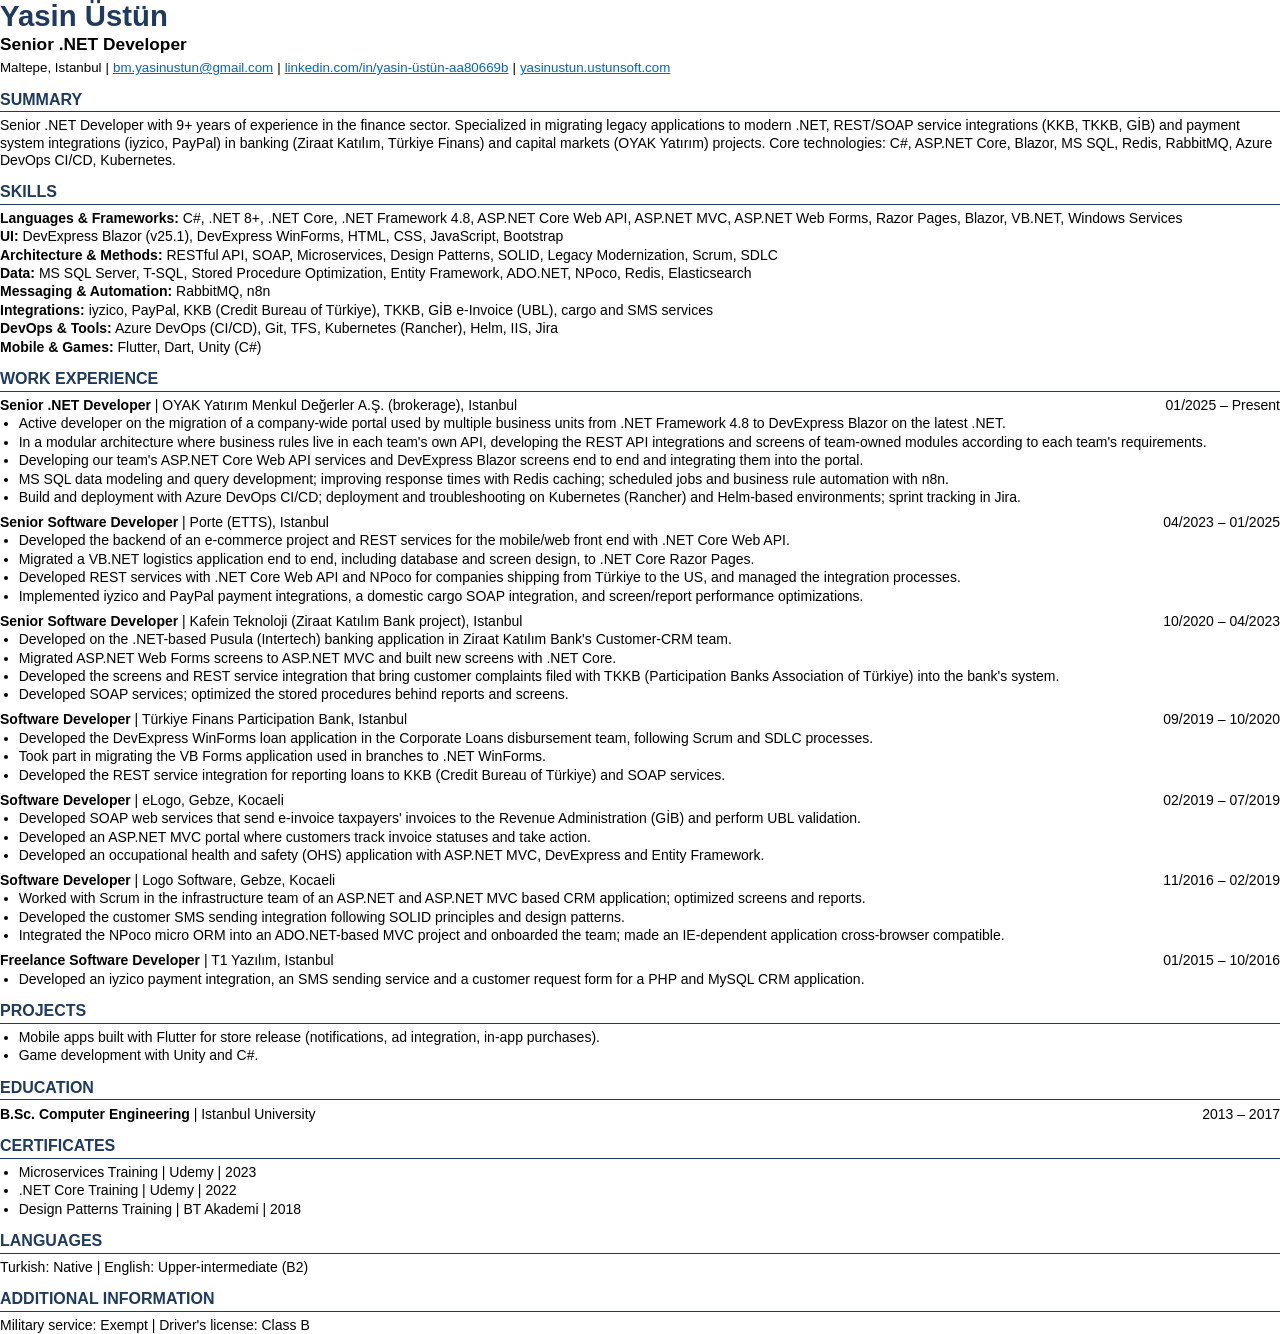
<file: content/cv/Yasin_Ustun_CV_EN.html>
<!DOCTYPE html>
<!--
  İngilizce CV kaynağı (yayınlanmaz). PDF'i yeniden üretmek için:
    powershell -ExecutionPolicy Bypass -File scripts\cv-pdf.ps1
  Çıktı: assets/cv/Yasin_Ustun_CV_EN.pdf
  Not: Telefon numarası bilerek yok (site herkese açık).
-->
<html lang="en">
<head>
<meta charset="utf-8">
<title>Yasin Üstün — CV</title>
<meta name="author" content="Yasin Üstün">
<style>
  @page { size: A4; margin: 13mm 15mm 13mm 15mm; }
  * { box-sizing: border-box; }
  html { -webkit-print-color-adjust: exact; print-color-adjust: exact; }
  body {
    margin: 0;
    font-family: Calibri, Carlito, "Segoe UI", Arial, sans-serif;
    font-size: 10.5pt;
    line-height: 1.22;
    color: #000;
  }
  a { color: #0563c1; text-decoration: underline; }
  h1 { margin: 0; font-size: 22pt; line-height: 1.1; color: #1f3a5f; }
  .role { margin: 1pt 0 0; font-size: 13pt; font-weight: 700; }
  .contact { margin: 4pt 0 0; font-size: 10pt; }
  .contact .sep { margin: 0 3pt; }
  h2 {
    margin: 10pt 0 4pt;
    padding-bottom: 1.5pt;
    border-bottom: 1.3pt solid #1f3a5f;
    font-size: 12pt;
    text-transform: uppercase;
    color: #1f3a5f;
  }
  p { margin: 0; }
  .row { display: flex; justify-content: space-between; gap: 10pt; }
  .row .date { white-space: nowrap; }
  .skills { margin: 0; padding: 0; list-style: none; }
  .skills li { margin: 0 0 1pt; }
  .job { margin: 0 0 6pt; break-inside: avoid; }
  .job-head .title { font-weight: 700; }
  .job-head .title span { font-weight: 400; }
  ul.points { margin: 1pt 0 0; padding-left: 14pt; }
  ul.points li { margin: 0 0 1pt; }
  ul.plain { margin: 0; padding-left: 14pt; }
  ul.plain li { margin: 0 0 1pt; }
  .section { break-inside: avoid; }
</style>
</head>
<body>
  <header>
    <h1>Yasin Üstün</h1>
    <p class="role">Senior .NET Developer</p>
    <p class="contact">
      Maltepe, Istanbul<span class="sep">|</span><a href="mailto:bm.yasinustun@gmail.com">bm.yasinustun@gmail.com</a><span class="sep">|</span><a href="https://www.linkedin.com/in/yasin-%C3%BCst%C3%BCn-aa80669b/">linkedin.com/in/yasin-üstün-aa80669b</a><span class="sep">|</span><a href="https://yasinustun.ustunsoft.com/en/">yasinustun.ustunsoft.com</a>
    </p>
  </header>

  <section class="section">
    <h2>Summary</h2>
    <p class="summary">Senior .NET Developer with 9+ years of experience in the finance sector. Specialized in migrating legacy applications to modern .NET, REST/SOAP service integrations (KKB, TKKB, GİB) and payment system integrations (iyzico, PayPal) in banking (Ziraat Katılım, Türkiye Finans) and capital markets (OYAK Yatırım) projects. Core technologies: C#, ASP.NET Core, Blazor, MS SQL, Redis, RabbitMQ, Azure DevOps CI/CD, Kubernetes.</p>
  </section>

  <section class="section">
    <h2>Skills</h2>
    <ul class="skills">
      <li><b>Languages &amp; Frameworks:</b> C#, .NET 8+, .NET Core, .NET Framework 4.8, ASP.NET Core Web API, ASP.NET MVC, ASP.NET Web Forms, Razor Pages, Blazor, VB.NET, Windows Services</li>
      <li><b>UI:</b> DevExpress Blazor (v25.1), DevExpress WinForms, HTML, CSS, JavaScript, Bootstrap</li>
      <li><b>Architecture &amp; Methods:</b> RESTful API, SOAP, Microservices, Design Patterns, SOLID, Legacy Modernization, Scrum, SDLC</li>
      <li><b>Data:</b> MS SQL Server, T-SQL, Stored Procedure Optimization, Entity Framework, ADO.NET, NPoco, Redis, Elasticsearch</li>
      <li><b>Messaging &amp; Automation:</b> RabbitMQ, n8n</li>
      <li><b>Integrations:</b> iyzico, PayPal, KKB (Credit Bureau of Türkiye), TKKB, GİB e-Invoice (UBL), cargo and SMS services</li>
      <li><b>DevOps &amp; Tools:</b> Azure DevOps (CI/CD), Git, TFS, Kubernetes (Rancher), Helm, IIS, Jira</li>
      <li><b>Mobile &amp; Games:</b> Flutter, Dart, Unity (C#)</li>
    </ul>
  </section>

  <section>
    <h2>Work Experience</h2>

    <div class="job">
      <div class="job-head row">
        <div class="title">Senior .NET Developer <span>| OYAK Yatırım Menkul Değerler A.Ş. (brokerage), Istanbul</span></div>
        <div class="date">01/2025 – Present</div>
      </div>
      <ul class="points">
        <li>Active developer on the migration of a company-wide portal used by multiple business units from .NET Framework 4.8 to DevExpress Blazor on the latest .NET.</li>
        <li>In a modular architecture where business rules live in each team's own API, developing the REST API integrations and screens of team-owned modules according to each team's requirements.</li>
        <li>Developing our team's ASP.NET Core Web API services and DevExpress Blazor screens end to end and integrating them into the portal.</li>
        <li>MS SQL data modeling and query development; improving response times with Redis caching; scheduled jobs and business rule automation with n8n.</li>
        <li>Build and deployment with Azure DevOps CI/CD; deployment and troubleshooting on Kubernetes (Rancher) and Helm-based environments; sprint tracking in Jira.</li>
      </ul>
    </div>

    <div class="job">
      <div class="job-head row">
        <div class="title">Senior Software Developer <span>| Porte (ETTS), Istanbul</span></div>
        <div class="date">04/2023 – 01/2025</div>
      </div>
      <ul class="points">
        <li>Developed the backend of an e-commerce project and REST services for the mobile/web front end with .NET Core Web API.</li>
        <li>Migrated a VB.NET logistics application end to end, including database and screen design, to .NET Core Razor Pages.</li>
        <li>Developed REST services with .NET Core Web API and NPoco for companies shipping from Türkiye to the US, and managed the integration processes.</li>
        <li>Implemented iyzico and PayPal payment integrations, a domestic cargo SOAP integration, and screen/report performance optimizations.</li>
      </ul>
    </div>

    <div class="job">
      <div class="job-head row">
        <div class="title">Senior Software Developer <span>| Kafein Teknoloji (Ziraat Katılım Bank project), Istanbul</span></div>
        <div class="date">10/2020 – 04/2023</div>
      </div>
      <ul class="points">
        <li>Developed on the .NET-based Pusula (Intertech) banking application in Ziraat Katılım Bank's Customer-CRM team.</li>
        <li>Migrated ASP.NET Web Forms screens to ASP.NET MVC and built new screens with .NET Core.</li>
        <li>Developed the screens and REST service integration that bring customer complaints filed with TKKB (Participation Banks Association of Türkiye) into the bank's system.</li>
        <li>Developed SOAP services; optimized the stored procedures behind reports and screens.</li>
      </ul>
    </div>

    <div class="job">
      <div class="job-head row">
        <div class="title">Software Developer <span>| Türkiye Finans Participation Bank, Istanbul</span></div>
        <div class="date">09/2019 – 10/2020</div>
      </div>
      <ul class="points">
        <li>Developed the DevExpress WinForms loan application in the Corporate Loans disbursement team, following Scrum and SDLC processes.</li>
        <li>Took part in migrating the VB Forms application used in branches to .NET WinForms.</li>
        <li>Developed the REST service integration for reporting loans to KKB (Credit Bureau of Türkiye) and SOAP services.</li>
      </ul>
    </div>

    <div class="job">
      <div class="job-head row">
        <div class="title">Software Developer <span>| eLogo, Gebze, Kocaeli</span></div>
        <div class="date">02/2019 – 07/2019</div>
      </div>
      <ul class="points">
        <li>Developed SOAP web services that send e-invoice taxpayers' invoices to the Revenue Administration (GİB) and perform UBL validation.</li>
        <li>Developed an ASP.NET MVC portal where customers track invoice statuses and take action.</li>
        <li>Developed an occupational health and safety (OHS) application with ASP.NET MVC, DevExpress and Entity Framework.</li>
      </ul>
    </div>

    <div class="job">
      <div class="job-head row">
        <div class="title">Software Developer <span>| Logo Software, Gebze, Kocaeli</span></div>
        <div class="date">11/2016 – 02/2019</div>
      </div>
      <ul class="points">
        <li>Worked with Scrum in the infrastructure team of an ASP.NET and ASP.NET MVC based CRM application; optimized screens and reports.</li>
        <li>Developed the customer SMS sending integration following SOLID principles and design patterns.</li>
        <li>Integrated the NPoco micro ORM into an ADO.NET-based MVC project and onboarded the team; made an IE-dependent application cross-browser compatible.</li>
      </ul>
    </div>

    <div class="job">
      <div class="job-head row">
        <div class="title">Freelance Software Developer <span>| T1 Yazılım, Istanbul</span></div>
        <div class="date">01/2015 – 10/2016</div>
      </div>
      <ul class="points">
        <li>Developed an iyzico payment integration, an SMS sending service and a customer request form for a PHP and MySQL CRM application.</li>
      </ul>
    </div>
  </section>

  <section class="section">
    <h2>Projects</h2>
    <ul class="plain">
      <li>Mobile apps built with Flutter for store release (notifications, ad integration, in-app purchases).</li>
      <li>Game development with Unity and C#.</li>
    </ul>
  </section>

  <section class="section">
    <h2>Education</h2>
    <p class="row"><span><b>B.Sc. Computer Engineering</b> | Istanbul University</span><span class="date">2013 – 2017</span></p>
  </section>

  <section class="section">
    <h2>Certificates</h2>
    <ul class="plain">
      <li>Microservices Training | Udemy | 2023</li>
      <li>.NET Core Training | Udemy | 2022</li>
      <li>Design Patterns Training | BT Akademi | 2018</li>
    </ul>
  </section>

  <section class="section">
    <h2>Languages</h2>
    <p>Turkish: Native<span class="sep"> | </span>English: Upper-intermediate (B2)</p>
  </section>

  <section class="section">
    <h2>Additional Information</h2>
    <p>Military service: Exempt<span class="sep"> | </span>Driver's license: Class B</p>
  </section>
</body>
</html>
</file>
<file: css/style.css>
/* ==========================================================================
   yasinustun.ustunsoft.com — tek stil dosyası
   Bölümler: 1) Token'lar  2) Temel  3) Yardımcılar  4) Header  5) Butonlar
             6) Hero  7) Bölümler  8) Kartlar  9) Timeline  10) Chip'ler
             11) Eğitim  12) İletişim  13) Footer  14) Hareket  15) Yazdırma
   ========================================================================== */

/* 1) Token'lar ------------------------------------------------------------ */
:root {
  color-scheme: light;

  /* Renkler — açık tema */
  --bg: #f6f8fa;
  --surface: #ffffff;
  --surface-2: #eef2f6;
  --text: #13202c;
  --text-muted: #4a5867;
  --border: #d9e0e7;
  --accent: #0b4f6c;
  --accent-hover: #083b51;
  --accent-soft: #e3eef4;
  --on-accent: #ffffff;
  --focus: #0b6e99;
  --shadow: 0 1px 2px rgb(16 32 48 / 6%), 0 4px 16px rgb(16 32 48 / 6%);

  /* Tipografi */
  --font-sans: system-ui, -apple-system, "Segoe UI", Roboto, "Helvetica Neue",
    "Noto Sans", Arial, sans-serif;
  --fs-sm: 0.875rem;
  --fs-base: 1rem;
  --fs-md: 1.125rem;
  --fs-lg: 1.25rem;
  --fs-xl: clamp(1.5rem, 1.2rem + 1.2vw, 2rem);
  --fs-hero: clamp(2.125rem, 1.6rem + 2.6vw, 3.25rem);
  --lh-tight: 1.2;
  --lh-base: 1.65;

  /* Boşluklar */
  --space-1: 0.25rem;
  --space-2: 0.5rem;
  --space-3: 0.75rem;
  --space-4: 1rem;
  --space-5: 1.5rem;
  --space-6: 2rem;
  --space-7: 3rem;
  --space-8: clamp(3rem, 2rem + 4vw, 5rem);

  /* Yerleşim */
  --container: 68rem;
  --measure: 70ch;
  --radius: 0.75rem;
  --radius-sm: 0.5rem;
  --header-h: 3.75rem;
  --transition: 150ms ease;
}

/* Koyu tema token'ları: sistem tercihi (kullanıcı açık seçmediyse) */
@media (prefers-color-scheme: dark) {
  :root:not([data-theme="light"]) {
    color-scheme: dark;
    --bg: #0d1620;
    --surface: #13202d;
    --surface-2: #1a2a3a;
    --text: #e6edf3;
    --text-muted: #a5b3c1;
    --border: #273a4d;
    --accent: #6cbde0;
    --accent-hover: #93d0ea;
    --accent-soft: #163447;
    --on-accent: #08131c;
    --focus: #8fd3f0;
    --shadow: 0 1px 2px rgb(0 0 0 / 30%), 0 4px 16px rgb(0 0 0 / 25%);
  }
}

/* Koyu tema token'ları: kullanıcı seçimi */
:root[data-theme="dark"] {
  color-scheme: dark;
  --bg: #0d1620;
  --surface: #13202d;
  --surface-2: #1a2a3a;
  --text: #e6edf3;
  --text-muted: #a5b3c1;
  --border: #273a4d;
  --accent: #6cbde0;
  --accent-hover: #93d0ea;
  --accent-soft: #163447;
  --on-accent: #08131c;
  --focus: #8fd3f0;
  --shadow: 0 1px 2px rgb(0 0 0 / 30%), 0 4px 16px rgb(0 0 0 / 25%);
}

/* 2) Temel ---------------------------------------------------------------- */
*,
*::before,
*::after {
  box-sizing: border-box;
}

html {
  -webkit-text-size-adjust: 100%;
  text-size-adjust: 100%;
}

body {
  margin: 0;
  background: var(--bg);
  color: var(--text);
  font-family: var(--font-sans);
  font-size: var(--fs-base);
  line-height: var(--lh-base);
  -webkit-font-smoothing: antialiased;
}

h1,
h2,
h3,
h4 {
  margin: 0;
  line-height: var(--lh-tight);
  font-weight: 700;
  letter-spacing: -0.01em;
}

p,
ul,
ol,
dl,
dd {
  margin: 0;
}

a {
  color: var(--accent);
  text-underline-offset: 0.18em;
  text-decoration-thickness: 1px;
}

a:hover {
  color: var(--accent-hover);
}

:focus-visible {
  outline: 3px solid var(--focus);
  outline-offset: 2px;
  border-radius: 4px;
}

[hidden] {
  display: none !important;
}

svg {
  flex-shrink: 0;
}

/* 3) Yardımcılar ---------------------------------------------------------- */
.container {
  width: 100%;
  max-width: var(--container);
  margin-inline: auto;
  padding-inline: clamp(1.25rem, 0.8rem + 2vw, 2rem);
}

.sr-only {
  position: absolute;
  width: 1px;
  height: 1px;
  padding: 0;
  margin: -1px;
  overflow: hidden;
  clip: rect(0 0 0 0);
  white-space: nowrap;
  border: 0;
}

.muted {
  color: var(--text-muted);
}

.skip-link {
  position: absolute;
  left: var(--space-4);
  top: -100px;
  z-index: 100;
  padding: var(--space-2) var(--space-4);
  background: var(--accent);
  color: var(--on-accent);
  border-radius: var(--radius-sm);
  font-weight: 600;
  text-decoration: none;
}

.skip-link:focus {
  top: var(--space-3);
  color: var(--on-accent);
}

/* 4) Header --------------------------------------------------------------- */
.site-header {
  position: sticky;
  top: 0;
  z-index: 50;
  background: color-mix(in srgb, var(--surface) 92%, transparent);
  border-bottom: 1px solid var(--border);
  -webkit-backdrop-filter: saturate(160%) blur(8px);
  backdrop-filter: saturate(160%) blur(8px);
}

.header-inner {
  display: flex;
  align-items: center;
  gap: var(--space-3);
  min-height: var(--header-h);
}

.brand {
  display: inline-flex;
  align-items: center;
  gap: var(--space-2);
  margin-right: auto;
  color: var(--text);
  font-weight: 700;
  text-decoration: none;
  white-space: nowrap;
}

.brand:hover {
  color: var(--text);
}

.brand-mark {
  display: inline-grid;
  place-items: center;
  width: 2rem;
  height: 2rem;
  border-radius: 50%;
  background: var(--accent);
  color: var(--on-accent);
  font-size: 0.75rem;
  letter-spacing: 0.04em;
}

.site-nav ul {
  display: flex;
  gap: var(--space-1);
  list-style: none;
  padding: 0;
}

.site-nav a {
  display: block;
  padding: var(--space-2) var(--space-3);
  border-radius: var(--radius-sm);
  color: var(--text-muted);
  font-size: 0.9375rem;
  font-weight: 500;
  text-decoration: none;
  white-space: nowrap;
  transition: color var(--transition), background-color var(--transition);
}

.site-nav a:hover {
  color: var(--text);
  background: var(--surface-2);
}

.header-actions {
  display: flex;
  align-items: center;
  gap: var(--space-2);
}

.lang-switch {
  display: inline-flex;
  padding: 2px;
  border: 1px solid var(--border);
  border-radius: 999px;
  font-size: 0.8125rem;
  font-weight: 600;
  line-height: 1;
}

.lang-switch > * {
  display: inline-grid;
  place-items: center;
  min-width: 2.25rem;
  min-height: 2.25rem;
  padding: 0 var(--space-2);
  border-radius: 999px;
  text-decoration: none;
}

.lang-switch .is-current {
  background: var(--accent);
  color: var(--on-accent);
}

.lang-switch a {
  color: var(--text-muted);
  transition: color var(--transition), background-color var(--transition);
}

.lang-switch a:hover {
  color: var(--text);
  background: var(--surface-2);
}

.icon-btn {
  display: inline-grid;
  place-items: center;
  width: 2.75rem;
  height: 2.75rem;
  padding: 0;
  border: 1px solid var(--border);
  border-radius: 50%;
  background: transparent;
  color: var(--text);
  cursor: pointer;
  transition: background-color var(--transition), border-color var(--transition);
}

.icon-btn:hover {
  background: var(--surface-2);
}

/* JS yoksa çalışmayacak düğmeleri gizle */
.no-js .theme-toggle,
.menu-toggle {
  display: none;
}

/* Tema simgesi: açık temada ay (koyuya geç), koyu temada güneş (açığa geç) */
.theme-toggle .icon-sun {
  display: none;
}

:root[data-theme="dark"] .theme-toggle .icon-sun {
  display: block;
}

:root[data-theme="dark"] .theme-toggle .icon-moon {
  display: none;
}

@media (prefers-color-scheme: dark) {
  :root:not([data-theme="light"]) .theme-toggle .icon-sun {
    display: block;
  }

  :root:not([data-theme="light"]) .theme-toggle .icon-moon {
    display: none;
  }
}

/* Mobil menü */
@media (max-width: 53.9375em) {
  .header-inner {
    flex-wrap: wrap;
  }

  /* JS açık: açılır panel */
  .js .menu-toggle {
    display: inline-grid;
  }

  .js .site-nav {
    display: none;
    position: absolute;
    top: 100%;
    left: 0;
    right: 0;
    background: var(--surface);
    border-bottom: 1px solid var(--border);
    box-shadow: var(--shadow);
  }

  .js .site-nav.is-open {
    display: block;
  }

  .js .site-nav ul {
    flex-direction: column;
    gap: 0;
    max-width: var(--container);
    margin-inline: auto;
    padding: var(--space-2) clamp(0.5rem, 2vw, 1rem) var(--space-3);
  }

  .js .site-nav a {
    padding: var(--space-3) var(--space-4);
    font-size: var(--fs-base);
  }

  /* JS kapalı: yatay kaydırılabilir şerit */
  .no-js .site-nav {
    order: 3;
    width: 100%;
    overflow-x: auto;
    margin-inline: calc(var(--space-3) * -1);
    padding-bottom: var(--space-2);
  }
}

@media (max-width: 22.5em) {
  .brand-mark {
    display: none;
  }
}

/* 5) Butonlar ------------------------------------------------------------- */
.btn {
  display: inline-flex;
  align-items: center;
  justify-content: center;
  gap: var(--space-2);
  min-height: 2.875rem;
  padding: var(--space-2) var(--space-5);
  border: 1px solid transparent;
  border-radius: var(--radius-sm);
  font-size: var(--fs-base);
  font-weight: 600;
  line-height: 1.2;
  text-decoration: none;
  transition: background-color var(--transition), border-color var(--transition),
    color var(--transition);
}

.btn-primary {
  background: var(--accent);
  color: var(--on-accent);
}

.btn-primary:hover {
  background: var(--accent-hover);
  color: var(--on-accent);
}

.btn-secondary {
  background: var(--surface);
  border-color: var(--border);
  color: var(--text);
}

.btn-secondary:hover {
  border-color: var(--accent);
  color: var(--accent);
}

.btn-meta {
  padding: 0.125rem 0.4rem;
  border-radius: 0.25rem;
  background: rgb(255 255 255 / 18%);
  font-size: 0.75rem;
  font-weight: 600;
  letter-spacing: 0.02em;
}

:root[data-theme="dark"] .btn-meta {
  background: rgb(0 0 0 / 15%);
}

@media (prefers-color-scheme: dark) {
  :root:not([data-theme="light"]) .btn-meta {
    background: rgb(0 0 0 / 15%);
  }
}

/* 6) Hero ----------------------------------------------------------------- */
.hero {
  padding-block: var(--space-8);
  background: var(--surface);
  border-bottom: 1px solid var(--border);
}

.hero-grid {
  display: grid;
  gap: var(--space-6);
  align-items: center;
}

/* Profil fotoğrafı (assets/img/profile.*). Fotoğraf kaldırılırsa
   <div class="avatar avatar--initials" aria-hidden="true">YÜ</div> kullan. */
.avatar {
  display: block;
  width: 7.5rem;
  height: 7.5rem;
  margin-bottom: var(--space-5);
  overflow: hidden;
  border-radius: 50%;
  background: var(--surface-2);
  box-shadow: 0 0 0 1px var(--border), 0 0 0 6px var(--accent-soft);
}

.avatar img {
  display: block;
  width: 100%;
  height: 100%;
  object-fit: cover;
}

.avatar--initials {
  display: grid;
  place-items: center;
  background: var(--accent);
  color: var(--on-accent);
  font-size: 2.25rem;
  font-weight: 700;
  letter-spacing: 0.04em;
}

@media (min-width: 54em) {
  .avatar {
    width: 8.5rem;
    height: 8.5rem;
  }
}

.hero h1 {
  font-size: var(--fs-hero);
  letter-spacing: -0.02em;
}

.hero-role {
  margin-top: var(--space-2);
  color: var(--accent);
  font-size: var(--fs-lg);
  font-weight: 600;
}

.hero-lead {
  max-width: 60ch;
  margin-top: var(--space-4);
  color: var(--text-muted);
  font-size: var(--fs-md);
}

.hero-actions {
  display: flex;
  flex-wrap: wrap;
  gap: var(--space-3);
  margin-top: var(--space-6);
}

.hero-card {
  padding: var(--space-5);
  border: 1px solid var(--border);
  border-radius: var(--radius);
  background: var(--bg);
}

.facts {
  display: grid;
  gap: var(--space-4);
}

.facts dt {
  color: var(--text-muted);
  font-size: 0.75rem;
  font-weight: 600;
  letter-spacing: 0.06em;
  text-transform: uppercase;
}

.facts dd {
  margin-top: 0.125rem;
  font-weight: 500;
}

@media (max-width: 29.9375em) {
  .hero-actions .btn {
    flex: 1 1 100%;
  }
}

@media (min-width: 54em) {
  .hero-grid {
    grid-template-columns: minmax(0, 1fr) 20rem;
    gap: var(--space-7);
  }
}

/* 7) Bölümler ------------------------------------------------------------- */
.section {
  padding-block: var(--space-8);
  scroll-margin-top: var(--header-h);
}

.section--alt {
  background: var(--surface);
  border-block: 1px solid var(--border);
}

.section-title {
  margin-bottom: var(--space-6);
  font-size: var(--fs-xl);
}

.section-title::after {
  content: "";
  display: block;
  width: 2.5rem;
  height: 3px;
  margin-top: var(--space-3);
  border-radius: 2px;
  background: var(--accent);
}

.sub-title {
  margin: var(--space-7) 0 var(--space-4);
  font-size: var(--fs-md);
}

.prose {
  max-width: var(--measure);
  font-size: var(--fs-md);
}

/* 8) Kartlar -------------------------------------------------------------- */
.cards {
  display: grid;
  gap: var(--space-4);
  list-style: none;
  padding: 0;
}

.card {
  padding: var(--space-5);
  border: 1px solid var(--border);
  border-radius: var(--radius);
  background: var(--surface);
}

.section--alt .card {
  background: var(--bg);
}

.card h3,
.card h4 {
  font-size: var(--fs-md);
}

.card p {
  margin-top: var(--space-2);
  color: var(--text-muted);
}

.card-icon {
  display: inline-grid;
  place-items: center;
  width: 2.5rem;
  height: 2.5rem;
  margin-bottom: var(--space-4);
  border-radius: var(--radius-sm);
  background: var(--accent-soft);
  color: var(--accent);
}

/* Proje kartları (yayınlanmış uygulamalar) */
.app-card {
  display: flex;
  flex-direction: column;
}

.app-head {
  display: flex;
  align-items: center;
  gap: var(--space-4);
  margin-bottom: var(--space-1);
}

.app-icon {
  flex-shrink: 0;
  width: 3.5rem;
  height: 3.5rem;
  border-radius: 22%;
  background: var(--surface-2);
  box-shadow: 0 0 0 1px var(--border);
}

.card .app-meta {
  margin-top: 0.125rem;
  font-size: var(--fs-sm);
}

.app-link {
  display: inline-flex;
  align-items: center;
  gap: 0.375rem;
  align-self: flex-start;
  margin-top: auto;
  padding-top: var(--space-4);
  font-weight: 600;
  text-decoration: none;
}

.app-link:hover {
  text-decoration: underline;
}

.app-card--more {
  padding: 0;
  border-style: dashed;
  border-color: var(--accent);
  background: transparent;
}

.section--alt .app-card--more {
  background: transparent;
}

.app-more-link {
  display: flex;
  flex-direction: column;
  align-items: center;
  justify-content: center;
  gap: var(--space-1);
  flex: 1 1 auto;
  min-height: 7rem;
  padding: var(--space-5);
  border-radius: inherit;
  text-align: center;
  text-decoration: none;
  transition: background-color var(--transition);
}

.app-more-link:hover {
  background: var(--accent-soft);
}

.app-more-title {
  color: var(--text);
  font-size: var(--fs-md);
  font-weight: 700;
}

.app-more-sub {
  display: inline-flex;
  align-items: center;
  gap: 0.375rem;
  font-weight: 600;
}

@media (min-width: 40em) {
  .cards-2 {
    grid-template-columns: repeat(2, minmax(0, 1fr));
  }
}

@media (min-width: 54em) {
  .cards-3 {
    grid-template-columns: repeat(3, minmax(0, 1fr));
  }
}

/* 9) Timeline ------------------------------------------------------------- */
.timeline {
  position: relative;
  list-style: none;
  padding: 0;
}

.timeline::before {
  content: "";
  position: absolute;
  top: 0.5rem;
  bottom: 0.5rem;
  left: 0.4375rem;
  width: 2px;
  background: var(--border);
}

.timeline-item {
  position: relative;
  padding-left: var(--space-6);
}

.timeline-item + .timeline-item {
  margin-top: var(--space-6);
}

.timeline-item::before {
  content: "";
  position: absolute;
  top: 0.3rem;
  left: 0;
  width: 1rem;
  height: 1rem;
  border: 2px solid var(--accent);
  border-radius: 50%;
  background: var(--bg);
}

.timeline-item.is-current::before {
  background: var(--accent);
  box-shadow: 0 0 0 4px var(--accent-soft);
}

.job-head {
  display: grid;
  gap: var(--space-1);
}

.job-title {
  font-size: var(--fs-md);
}

.job-company {
  color: var(--accent);
  font-weight: 600;
}

.job-meta {
  color: var(--text-muted);
  font-size: var(--fs-sm);
  font-variant-numeric: tabular-nums;
}

.job-now {
  color: var(--text);
  font-weight: 600;
}

.job-points {
  max-width: var(--measure);
  margin-top: var(--space-3);
  padding-left: 1.125rem;
}

.job-points li + li {
  margin-top: var(--space-1);
}

.job-points li::marker {
  color: var(--text-muted);
}

@media (min-width: 48em) {
  .job-head {
    grid-template-columns: minmax(0, 1fr) auto;
    column-gap: var(--space-5);
  }

  .job-title,
  .job-company {
    grid-column: 1;
  }

  .job-meta {
    grid-column: 2;
    grid-row: 1 / span 2;
    text-align: right;
    padding-top: 0.125rem;
  }
}

/* 10) Chip'ler ------------------------------------------------------------ */
.skills-grid {
  display: grid;
  gap: var(--space-4);
}

.skill-group h3 {
  margin-bottom: var(--space-3);
  font-size: var(--fs-base);
}

.chips {
  display: flex;
  flex-wrap: wrap;
  gap: var(--space-2);
  list-style: none;
  padding: 0;
}

.chips li {
  padding: 0.3125rem 0.75rem;
  border: 1px solid var(--border);
  border-radius: 999px;
  background: var(--surface-2);
  font-size: var(--fs-sm);
  font-weight: 500;
  line-height: 1.3;
}

.chips-accent li {
  border-color: transparent;
  background: var(--accent-soft);
  color: var(--accent);
  font-weight: 600;
}

.card .chips {
  margin-top: var(--space-3);
}

@media (min-width: 40em) {
  .skills-grid {
    grid-template-columns: repeat(2, minmax(0, 1fr));
  }
}

@media (min-width: 64em) {
  .skills-grid {
    grid-template-columns: repeat(3, minmax(0, 1fr));
  }
}

/* 11) Eğitim -------------------------------------------------------------- */
.edu-list {
  display: grid;
  gap: var(--space-3);
  margin-top: var(--space-3);
  list-style: none;
  padding: 0;
}

.edu-list strong {
  display: block;
  font-weight: 600;
}

.edu-list span {
  display: block;
  color: var(--text-muted);
  font-size: var(--fs-sm);
}

/* 12) İletişim ------------------------------------------------------------ */
.section-lead,
.contact-lead {
  max-width: var(--measure);
  margin-bottom: var(--space-5);
  color: var(--text-muted);
  font-size: var(--fs-md);
}

.contact-list {
  display: grid;
  gap: var(--space-3);
  list-style: none;
  padding: 0;
}

.contact-link {
  display: flex;
  align-items: center;
  gap: var(--space-4);
  height: 100%;
  padding: var(--space-4) var(--space-5);
  border: 1px solid var(--border);
  border-radius: var(--radius);
  background: var(--surface);
  color: var(--text);
  text-decoration: none;
  transition: border-color var(--transition), background-color var(--transition);
}

.contact-link:hover {
  border-color: var(--accent);
  color: var(--text);
}

.contact-link .card-icon {
  margin: 0;
}

.contact-text {
  display: grid;
  min-width: 0;
}

.contact-label {
  color: var(--text-muted);
  font-size: var(--fs-sm);
}

.contact-value {
  overflow-wrap: anywhere;
  font-weight: 600;
}

.contact-link--primary {
  border-color: var(--accent);
  background: var(--accent);
  color: var(--on-accent);
}

.contact-link--primary:hover {
  background: var(--accent-hover);
  color: var(--on-accent);
}

.contact-link--primary .contact-label {
  color: inherit;
  opacity: 0.85;
}

.contact-link--primary .card-icon {
  background: rgb(255 255 255 / 15%);
  color: inherit;
}

@media (min-width: 54em) {
  .contact-list {
    grid-template-columns: repeat(3, minmax(0, 1fr));
  }
}

/* 13) Footer -------------------------------------------------------------- */
.site-footer {
  padding-block: var(--space-6);
  border-top: 1px solid var(--border);
  color: var(--text-muted);
  font-size: var(--fs-sm);
}

.footer-inner {
  display: flex;
  flex-wrap: wrap;
  justify-content: space-between;
  gap: var(--space-3);
}

.footer-inner a {
  color: var(--text-muted);
}

.footer-inner a:hover {
  color: var(--text);
}

/* 14) Hareket ------------------------------------------------------------- */
@media (prefers-reduced-motion: no-preference) {
  html {
    scroll-behavior: smooth;
  }
}

@media (prefers-reduced-motion: reduce) {
  *,
  *::before,
  *::after {
    transition-duration: 0.01ms !important;
    animation-duration: 0.01ms !important;
    animation-iteration-count: 1 !important;
    scroll-behavior: auto !important;
  }
}

/* 15) Yazdırma ------------------------------------------------------------ */
@media print {
  :root {
    --bg: #fff;
    --surface: #fff;
    --surface-2: #fff;
    --text: #000;
    --text-muted: #333;
    --border: #bbb;
    --accent: #0b4f6c;
    --accent-soft: #fff;
  }

  .site-header,
  .skip-link,
  .hero-actions,
  .site-footer,
  .contact-link--primary {
    display: none !important;
  }

  .hero,
  .section {
    padding-block: 1.25rem;
  }

  .section--alt {
    border: 0;
  }

  .timeline-item,
  .card {
    break-inside: avoid;
  }
}
</file>
